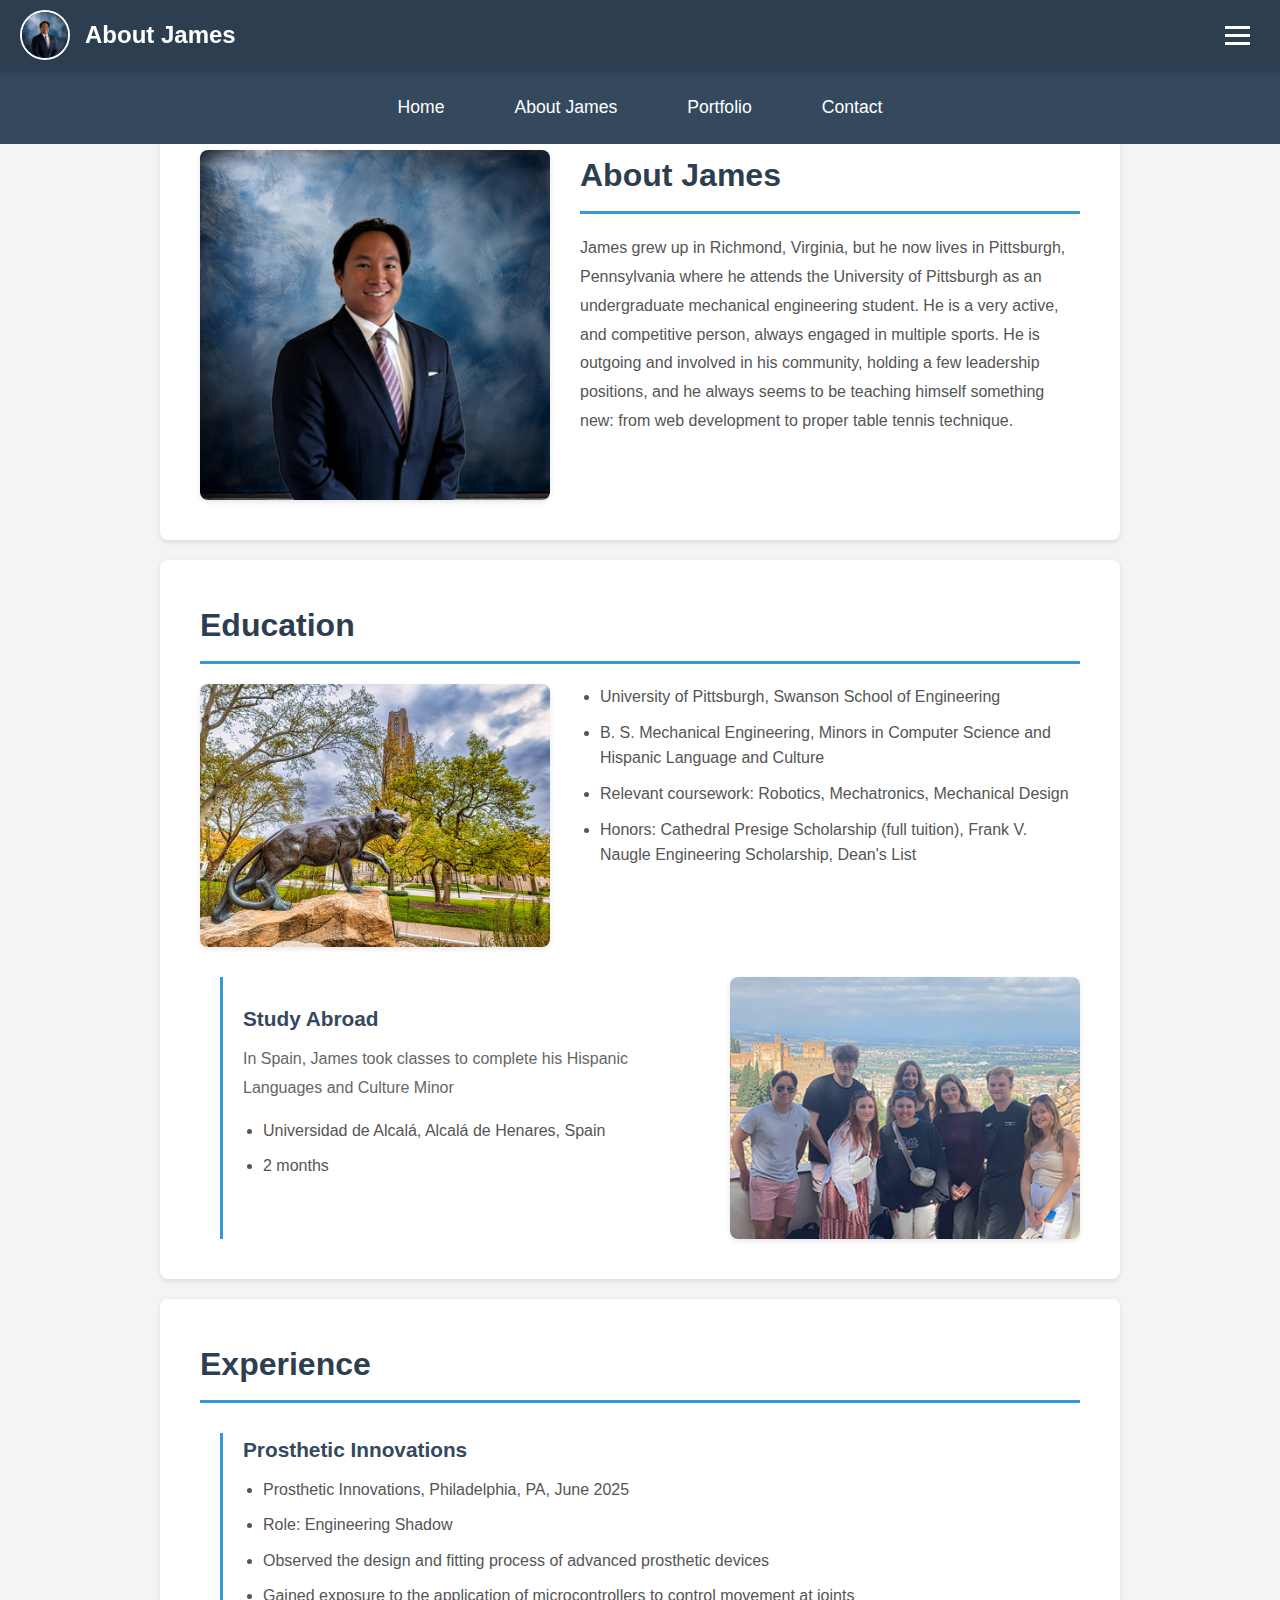
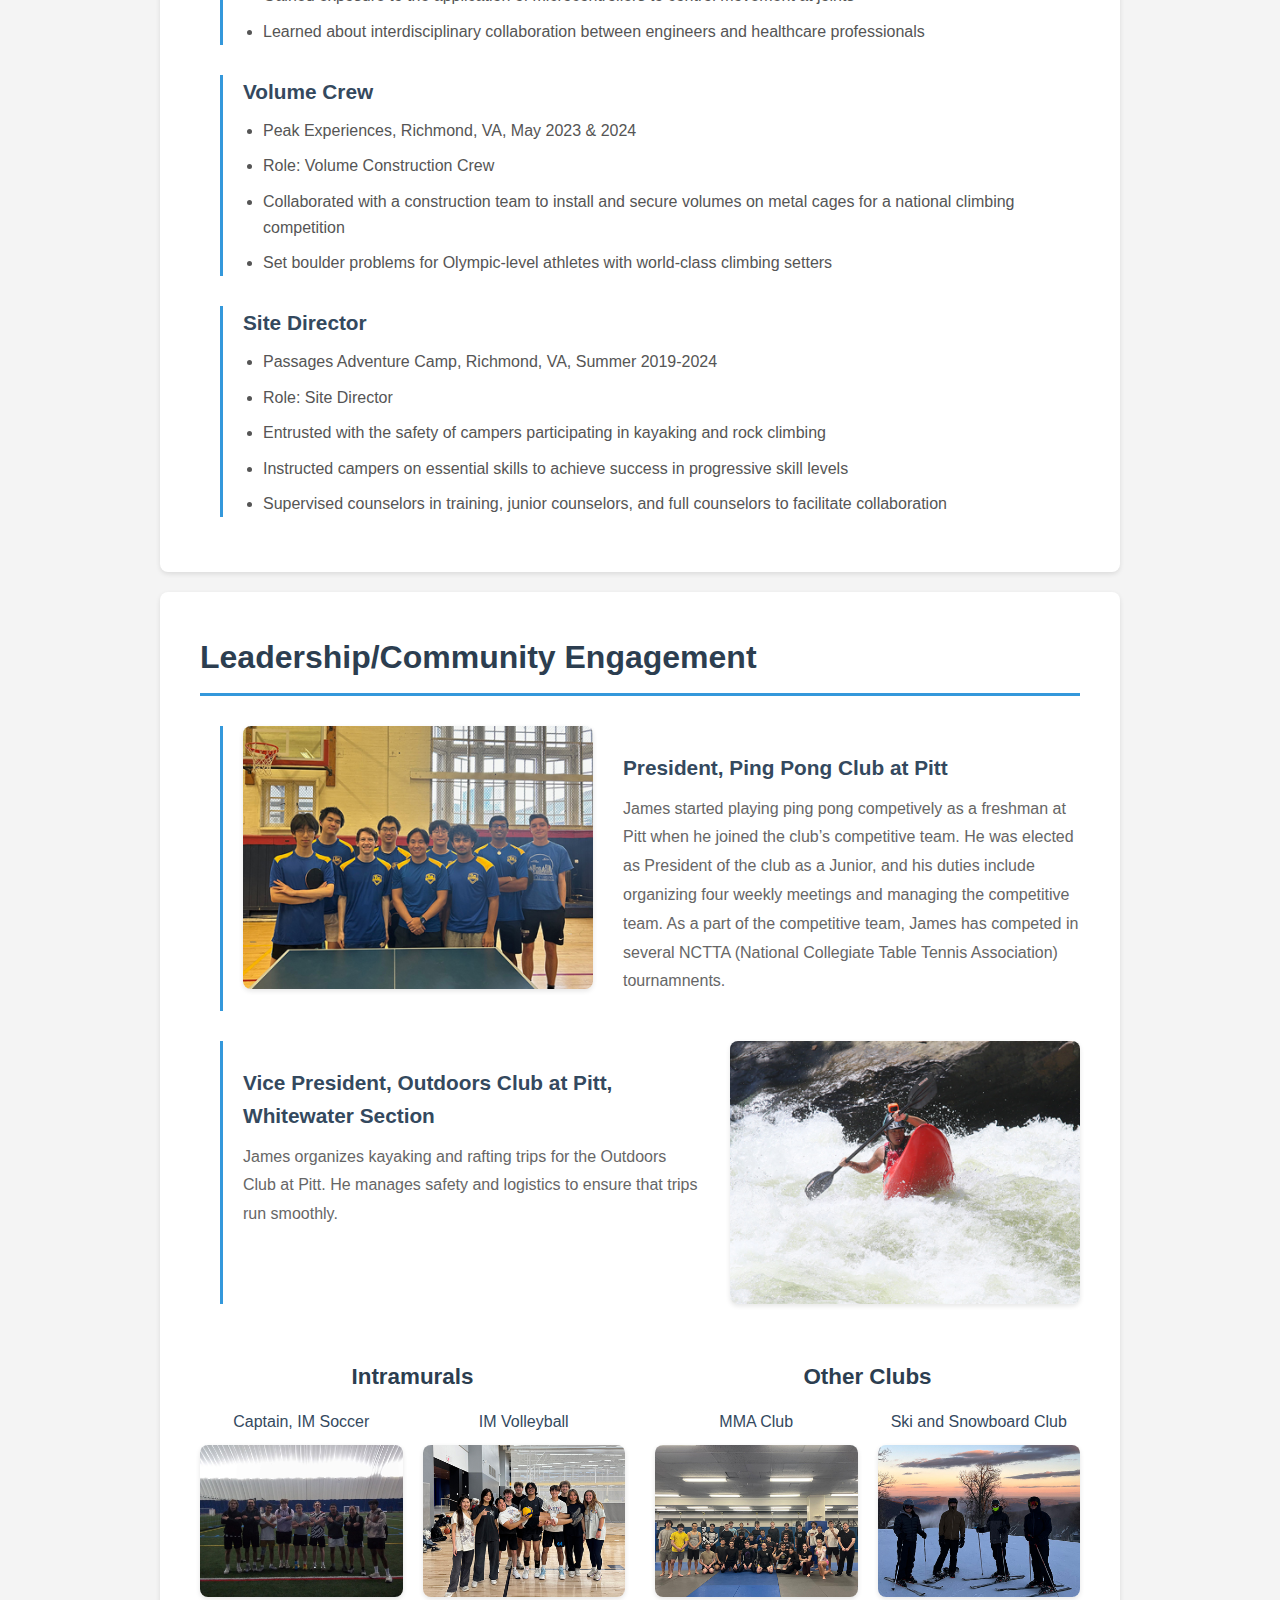
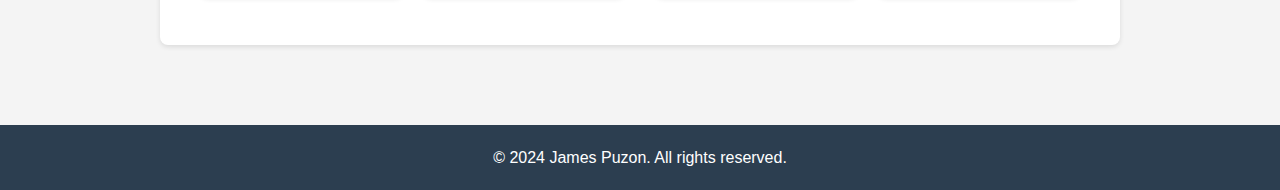
<file: about.html>
<!DOCTYPE html>
<html lang="en">
<head>
    <meta charset="UTF-8">
    <meta name="viewport" content="width=device-width, initial-scale=1.0">
    <title id="page-title">About James - James Puzon</title>
    <link rel="stylesheet" href="styles.css">
</head>
<body>
    <div class="top-banner">
        <div class="banner-left">
            <img src="images/profile-formal.jpg" alt="James Puzon" class="banner-profile-img">
            <h1 id="header-name">About James</h1>
        </div>
        <div class="menu-icon" id="menu-toggle">
            <span></span>
            <span></span>
            <span></span>
        </div>
    </div>

    <header>
        <h1 id="header-name-fallback">About James</h1>
    </header>

    <nav id="main-nav">
        <ul>
            <li><a href="index.html">Home</a></li>
            <li><a href="about.html">About James</a></li>
            <li><a href="portfolio.html">Portfolio</a></li>
            <li><a href="contact.html">Contact</a></li>
        </ul>
    </nav>

    <div class="container" id="about-container">
        <!-- Content will be dynamically loaded from content.json -->
        <section class="content-section">
            <h2>Education</h2>
            <p>
                This section highlights my educational background and academic achievements. 
                My educational journey has provided me with a strong foundation in my field and 
                equipped me with the knowledge and skills necessary to excel in my career.
            </p>
            <ul>
                <li>Details about university or college attended</li>
                <li>Degree(s) earned and major(s)</li>
                <li>Relevant coursework and academic projects</li>
                <li>Academic honors and achievements</li>
            </ul>
        </section>

        <section class="content-section">
            <h2>Experience</h2>
            <p>
                Throughout my professional career, I have gained valuable experience working on diverse projects 
                and collaborating with talented teams. This section showcases my work history and the skills 
                I've developed along the way.
            </p>
            <ul>
                <li>Current and previous positions held</li>
                <li>Key responsibilities and achievements</li>
                <li>Technical skills and competencies</li>
                <li>Notable projects and contributions</li>
            </ul>
        </section>

        <section class="content-section">
            <h2>Leadership/Community Engagement</h2>
            <p>
                I believe in giving back to the community and taking on leadership roles that create positive change. 
                This section highlights my involvement in community initiatives, volunteer work, and leadership positions 
                that have shaped my perspective and values.
            </p>
            <ul>
                <li>Leadership positions and roles</li>
                <li>Community service and volunteer activities</li>
                <li>Mentorship and teaching experiences</li>
                <li>Organizations and causes supported</li>
            </ul>
        </section>
    </div>

    <footer>
        <p>&copy; 2024 James Puzon. All rights reserved.</p>
    </footer>

    <script src="navigation.js"></script>
    <script>
        // Load content from JSON file
        fetch('content.json')
            .then(response => response.json())
            .then(data => {
                // Update page title
                const firstName = data.header.name ? data.header.name.split(' ')[0] : 'James';
                document.getElementById('page-title').textContent = `About ${firstName} - ${data.header.name}`;
                
                // Update header
                document.getElementById('header-name').textContent = `About ${firstName}`;
                document.getElementById('header-name-fallback').textContent = `About ${firstName}`;
                
                // Clear existing content
                const container = document.getElementById('about-container');
                container.innerHTML = '';
                
                // Track alternation counter for left/right positioning
                let alternationCounter = 0;
                
                // Helper function to create regular subsections with alternating layout
                function createRegularSubsection(subsection, counter) {
                    const subsectionElement = document.createElement('div');
                    subsectionElement.className = 'subsection';
                    
                    const hasImage = subsection.image && subsection.image.trim() !== '';
                    
                    if (hasImage) {
                        // Apply alternating layout class
                        subsectionElement.classList.add(counter % 2 === 0 ? 'content-section-left' : 'content-section-right');
                        
                        // Create image container
                        const imageContainer = document.createElement('div');
                        imageContainer.className = 'image-container';
                        
                        const img = document.createElement('img');
                        img.src = subsection.image;
                        img.alt = subsection.title;
                        img.className = 'section-image';
                        img.onerror = function() {
                            this.parentElement.style.display = 'none';
                        };
                        imageContainer.appendChild(img);
                        subsectionElement.appendChild(imageContainer);
                        
                        // Create content container
                        const contentContainer = document.createElement('div');
                        contentContainer.className = 'content-container';
                        
                        // Add subsection title
                        const subTitle = document.createElement('h3');
                        subTitle.textContent = subsection.title;
                        contentContainer.appendChild(subTitle);
                        
                        // Add subsection content
                        if (subsection.content) {
                            const subContent = document.createElement('p');
                            subContent.textContent = subsection.content;
                            contentContainer.appendChild(subContent);
                        }
                        
                        // Add subsection details if provided
                        if (subsection.details && subsection.details.length > 0) {
                            const subUl = document.createElement('ul');
                            subsection.details.forEach(detail => {
                                const li = document.createElement('li');
                                li.textContent = detail;
                                subUl.appendChild(li);
                            });
                            contentContainer.appendChild(subUl);
                        }
                        
                        subsectionElement.appendChild(contentContainer);
                    } else {
                        // No image, use traditional layout
                        // Add subsection title
                        const subTitle = document.createElement('h3');
                        subTitle.textContent = subsection.title;
                        subsectionElement.appendChild(subTitle);
                        
                        // Add subsection content
                        if (subsection.content) {
                            const subContent = document.createElement('p');
                            subContent.textContent = subsection.content;
                            subsectionElement.appendChild(subContent);
                        }
                        
                        // Add subsection details if provided
                        if (subsection.details && subsection.details.length > 0) {
                            const subUl = document.createElement('ul');
                            subsection.details.forEach(detail => {
                                const li = document.createElement('li');
                                li.textContent = detail;
                                subUl.appendChild(li);
                            });
                            subsectionElement.appendChild(subUl);
                        }
                    }
                    
                    return subsectionElement;
                }
                
                // Load about sections
                data.about.sections.forEach(section => {
                    const sectionElement = document.createElement('section');
                    sectionElement.className = 'content-section';
                    
                    // Check if this is the "About Me" section or "Education" section
                    const isAboutMe = section.title.toLowerCase() === 'about me';
                    const isEducation = section.title.toLowerCase() === 'education';
                    if (isAboutMe) {
                        sectionElement.classList.add('about-me-section');
                    }
                    
                    // Check if section has image to apply alternating layout
                    const hasImage = section.image && section.image.trim() !== '';
                    
                    if (hasImage && !isEducation) {
                        // Standard layout with image (not Education section)
                        // For About Me, always use left layout; otherwise alternate
                        if (isAboutMe) {
                            sectionElement.classList.add('content-section-left');
                        } else {
                            sectionElement.classList.add(alternationCounter % 2 === 0 ? 'content-section-left' : 'content-section-right');
                        }
                        alternationCounter++;
                        
                        // Create image container
                        const imageContainer = document.createElement('div');
                        imageContainer.className = 'image-container';
                        
                        const img = document.createElement('img');
                        // Prepend 'images/' if not already included
                        img.src = section.image.startsWith('images/') ? section.image : `images/${section.image}`;
                        img.alt = section.title;
                        img.className = 'section-image';
                        img.onerror = function() {
                            this.parentElement.style.display = 'none';
                        };
                        imageContainer.appendChild(img);
                        sectionElement.appendChild(imageContainer);
                        
                        // Create content container
                        const contentContainer = document.createElement('div');
                        contentContainer.className = 'content-container';
                        
                        // Add title
                        const title = document.createElement('h2');
                        title.textContent = section.title;
                        contentContainer.appendChild(title);
                        
                        // Add content
                        const content = document.createElement('p');
                        content.textContent = section.content;
                        contentContainer.appendChild(content);
                        
                        // Add details list if provided
                        if (section.details && section.details.length > 0) {
                            const ul = document.createElement('ul');
                            section.details.forEach(detail => {
                                const li = document.createElement('li');
                                li.textContent = detail;
                                ul.appendChild(li);
                            });
                            contentContainer.appendChild(ul);
                        }
                        
                        sectionElement.appendChild(contentContainer);
                    } else if (isEducation && hasImage) {
                        // Special layout for Education section
                        // Title comes first, then flex container for details+image, then subsections span full width
                        
                        // Add title first (outside flex container)
                        const title = document.createElement('h2');
                        title.textContent = section.title;
                        sectionElement.appendChild(title);
                        
                        // Create flex container for details and image
                        const flexContainer = document.createElement('div');
                        flexContainer.className = 'education-flex-container';
                        
                        // Create image container (on left)
                        const imageContainer = document.createElement('div');
                        imageContainer.className = 'education-image-container';
                        
                        const img = document.createElement('img');
                        img.src = section.image.startsWith('images/') ? section.image : `images/${section.image}`;
                        img.alt = section.title;
                        img.className = 'section-image';
                        img.onerror = function() {
                            this.parentElement.style.display = 'none';
                        };
                        imageContainer.appendChild(img);
                        flexContainer.appendChild(imageContainer);
                        
                        // Create details container (on right)
                        const detailsContainer = document.createElement('div');
                        detailsContainer.className = 'education-details-container';
                        
                        // Add content if provided
                        if (section.content) {
                            const content = document.createElement('p');
                            content.textContent = section.content;
                            detailsContainer.appendChild(content);
                        }
                        
                        // Add details list if provided
                        if (section.details && section.details.length > 0) {
                            const ul = document.createElement('ul');
                            section.details.forEach(detail => {
                                const li = document.createElement('li');
                                li.textContent = detail;
                                ul.appendChild(li);
                            });
                            detailsContainer.appendChild(ul);
                        }
                        
                        flexContainer.appendChild(detailsContainer);
                        sectionElement.appendChild(flexContainer);
                    } else {
                        // No image, use traditional layout
                        // Add title
                        const title = document.createElement('h2');
                        title.textContent = section.title;
                        sectionElement.appendChild(title);
                        
                        // Add content
                        const content = document.createElement('p');
                        content.textContent = section.content;
                        sectionElement.appendChild(content);
                        
                        // Add details list if provided
                        if (section.details && section.details.length > 0) {
                            const ul = document.createElement('ul');
                            section.details.forEach(detail => {
                                const li = document.createElement('li');
                                li.textContent = detail;
                                ul.appendChild(li);
                            });
                            sectionElement.appendChild(ul);
                        }
                    }
                    
                    // Handle subsections
                    if (section.subsections && section.subsections.length > 0) {
                        // Check for special grid layout (Intramurals and Other Clubs)
                        const hasIntramuralsAndClubs = section.subsections.some(s => s.title === 'Intramurals') && 
                                                        section.subsections.some(s => s.title === 'Other Clubs');
                        
                        if (hasIntramuralsAndClubs) {
                            // Create special grid container for Intramurals and Other Clubs
                            const gridContainer = document.createElement('div');
                            gridContainer.className = 'subsection-grid';
                            
                            section.subsections.forEach(subsection => {
                                if (subsection.title === 'Intramurals' || subsection.title === 'Other Clubs') {
                                    const subsectionElement = document.createElement('div');
                                    subsectionElement.className = 'subsection';
                                    
                                    // Add subsection title
                                    const subTitle = document.createElement('h3');
                                    subTitle.textContent = subsection.title;
                                    subsectionElement.appendChild(subTitle);
                                    
                                    // Handle items array with individual images
                                    if (subsection.items && subsection.items.length > 0) {
                                        const itemsGrid = document.createElement('div');
                                        itemsGrid.className = 'items-grid';
                                        
                                        subsection.items.forEach(item => {
                                            const itemElement = document.createElement('div');
                                            itemElement.className = 'item';
                                            
                                            // Add item text
                                            const itemText = document.createElement('div');
                                            itemText.className = 'item-text';
                                            itemText.textContent = item.text;
                                            itemElement.appendChild(itemText);
                                            
                                            // Add item image if provided
                                            if (item.image && item.image.trim() !== '') {
                                                const img = document.createElement('img');
                                                img.src = item.image;
                                                img.alt = item.text;
                                                img.className = 'item-image';
                                                img.onerror = function() {
                                                    this.style.display = 'none';
                                                };
                                                itemElement.appendChild(img);
                                            }
                                            
                                            itemsGrid.appendChild(itemElement);
                                        });
                                        
                                        subsectionElement.appendChild(itemsGrid);
                                    }
                                    // Fallback to old details format if items doesn't exist
                                    else if (subsection.details && subsection.details.length > 0) {
                                        const subUl = document.createElement('ul');
                                        subsection.details.forEach(detail => {
                                            const li = document.createElement('li');
                                            li.textContent = detail;
                                            subUl.appendChild(li);
                                        });
                                        subsectionElement.appendChild(subUl);
                                    }
                                    
                                    // Add subsection content if provided
                                    if (subsection.content) {
                                        const subContent = document.createElement('p');
                                        subContent.textContent = subsection.content;
                                        subsectionElement.appendChild(subContent);
                                    }
                                    
                                    gridContainer.appendChild(subsectionElement);
                                } else {
                                    // Regular subsection (not in grid)
                                    const subsectionElement = createRegularSubsection(subsection, alternationCounter);
                                    if (subsectionElement.classList.contains('content-section-left') || 
                                        subsectionElement.classList.contains('content-section-right')) {
                                        alternationCounter++;
                                    }
                                    if (hasImage && !isEducation) {
                                        // If parent section has image (but not Education), append to content container
                                        sectionElement.querySelector('.content-container').appendChild(subsectionElement);
                                    } else {
                                        sectionElement.appendChild(subsectionElement);
                                    }
                                }
                            });
                            
                            // Append grid container to section
                            if (hasImage && !isEducation) {
                                sectionElement.querySelector('.content-container').appendChild(gridContainer);
                            } else {
                                sectionElement.appendChild(gridContainer);
                            }
                        } else {
                            // Regular subsections with alternating layout
                            section.subsections.forEach(subsection => {
                                const subsectionElement = createRegularSubsection(subsection, alternationCounter);
                                if (subsectionElement.classList.contains('content-section-left') || 
                                    subsectionElement.classList.contains('content-section-right')) {
                                    alternationCounter++;
                                }
                                if (hasImage && !isEducation) {
                                    // If parent section has image (but not Education), append to content container
                                    sectionElement.querySelector('.content-container').appendChild(subsectionElement);
                                } else {
                                    sectionElement.appendChild(subsectionElement);
                                }
                            });
                        }
                    }
                    
                    container.appendChild(sectionElement);
                });
            })
            .catch(error => {
                console.error('Error loading content:', error);
                // Fallback to default content (already in HTML)
            });
    </script>
</body>
</html>
</file>
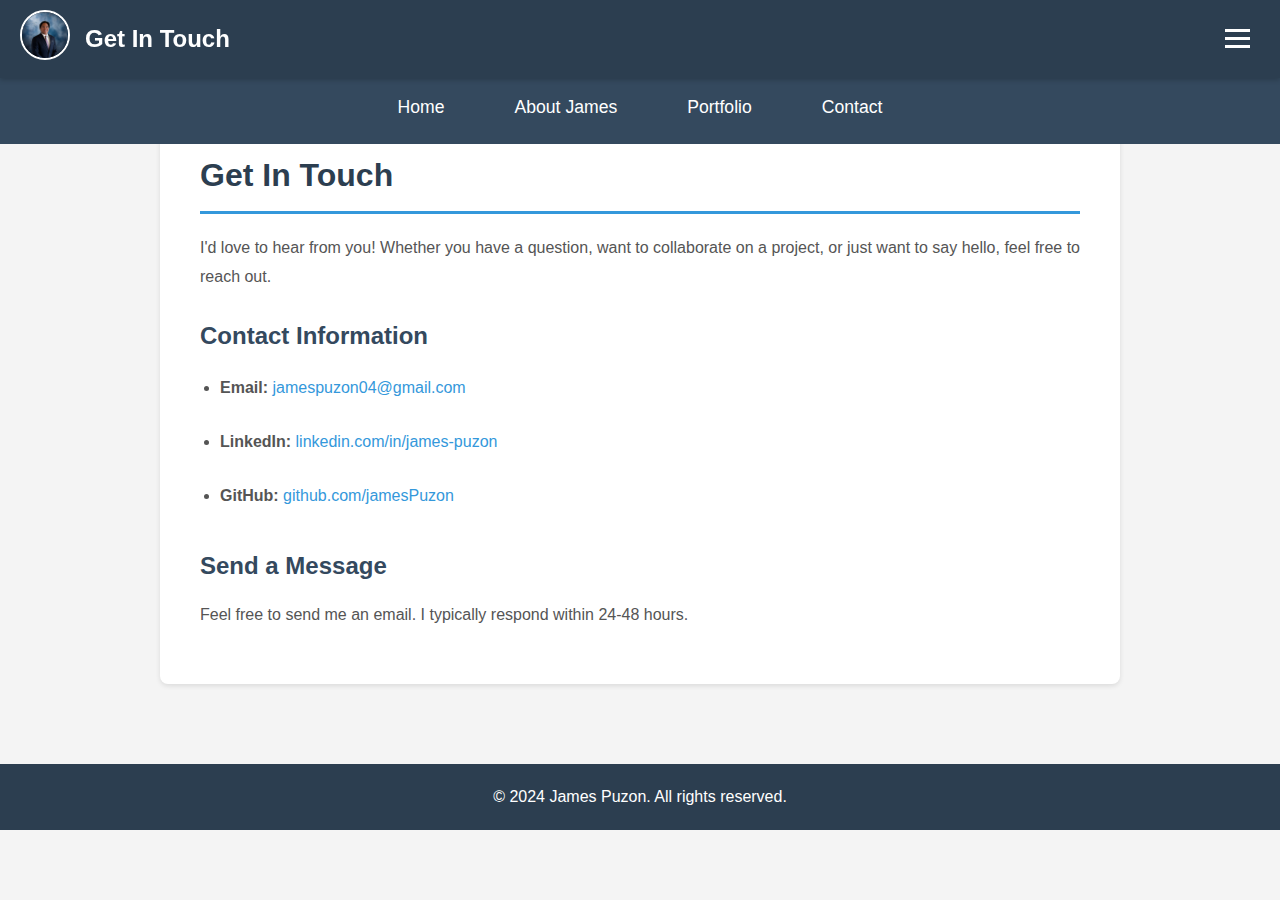
<file: contact.html>
<!DOCTYPE html>
<html lang="en">
<head>
    <meta charset="UTF-8">
    <meta name="viewport" content="width=device-width, initial-scale=1.0">
    
    <!-- Favicon -->
    <link rel="icon" type="image/png" sizes="32x32" href="/favicon-32x32.png">
    <link rel="icon" type="image/png" sizes="16x16" href="/favicon-16x16.png">
    <link rel="apple-touch-icon" sizes="180x180" href="/apple-touch-icon.png">
    <link rel="icon" type="image/x-icon" href="/favicon.ico">
    <link rel="manifest" href="/site.webmanifest">
    
    <meta name="description" content="Get in touch with James Puzon. Connect via email or LinkedIn to discuss engineering projects, collaboration opportunities, or career inquiries.">
    
    <!-- Google tag (gtag.js) -->
    <script async src="https://www.googletagmanager.com/gtag/js?id=G-ED4EXMV1JF"></script>
    <script>
      window.dataLayer = window.dataLayer || [];
      function gtag(){dataLayer.push(arguments);}
      gtag('js', new Date());
    
      gtag('config', 'G-ED4EXMV1JF');
    </script>
    
    <title id="page-title">Contact - James Puzon</title>
    <link rel="stylesheet" href="styles.css">
</head>
<body>
    <div class="top-banner">
        <div class="banner-left">
            <a href="/" class="banner-profile-link">
                <img src="images/profile-formal.jpg" alt="James Puzon" class="banner-profile-img">
            </a>
            <h1 id="header-name">Contact</h1>
        </div>
        <div class="menu-icon" id="menu-toggle">
            <span></span>
            <span></span>
            <span></span>
        </div>
    </div>

    <header>
        <h1 id="header-name-fallback">Contact</h1>
    </header>

    <nav id="main-nav">
        <ul>
            <li><a href="/">Home</a></li>
            <li><a href="/about">About James</a></li>
            <li><a href="/portfolio">Portfolio</a></li>
            <li><a href="/contact">Contact</a></li>
        </ul>
    </nav>

    <div class="container">
        <section class="content-section">
            <h2 id="contact-title">Get in Touch</h2>
            <p id="contact-description">
                I'd love to hear from you! Whether you have a question, want to collaborate on a project, 
                or just want to say hello, feel free to reach out.
            </p>

            <h3>Contact Information</h3>
            <ul id="contact-info">
                <!-- Contact information will be dynamically loaded from content.json -->
                <li><strong>Email:</strong> <a href="mailto:james@example.com">james@example.com</a></li>
                <li><strong>LinkedIn:</strong> <a href="https://linkedin.com/in/jamespuzon" target="_blank">linkedin.com/in/jamespuzon</a></li>
                <li><strong>GitHub:</strong> <a href="https://github.com/jamesPuzon" target="_blank">github.com/jamesPuzon</a></li>
            </ul>

            <h3>Send a Message</h3>
            <p id="additional-info">
                Feel free to connect with me through any of the platforms above. I typically respond within 24-48 hours.
            </p>
        </section>
    </div>

    <footer>
        <p>&copy; 2024 James Puzon. All rights reserved.</p>
    </footer>

    <script src="navigation.js"></script>
    <script>
        // Load content from JSON file
        fetch('content.json')
            .then(response => response.json())
            .then(data => {
                // Update page title
                document.getElementById('page-title').textContent = `${data.contact.title} - ${data.header.name}`;
                
                // Update header
                document.getElementById('header-name').textContent = data.contact.title;
                document.getElementById('header-name-fallback').textContent = data.contact.title;
                
                // Update contact content
                document.getElementById('contact-title').textContent = data.contact.title;
                document.getElementById('contact-description').textContent = data.contact.description;
                
                // Update contact information
                const contactInfo = document.getElementById('contact-info');
                contactInfo.innerHTML = '';
                
                // Add email if provided
                if (data.contact.email) {
                    const emailLi = document.createElement('li');
                    emailLi.innerHTML = `<strong>Email:</strong> <a href="mailto:${data.contact.email}">${data.contact.email}</a>`;
                    contactInfo.appendChild(emailLi);
                }
                
                // Add phone if provided
                if (data.contact.phone) {
                    const phoneLi = document.createElement('li');
                    phoneLi.innerHTML = `<strong>Phone:</strong> <a href="tel:${data.contact.phone}">${data.contact.phone}</a>`;
                    contactInfo.appendChild(phoneLi);
                }
                
                // Add social links
                const social = data.contact.social;
                
                if (social.linkedin && typeof social.linkedin === 'string') {
                    const linkedinLi = document.createElement('li');
                    const linkedinUrl = social.linkedin.startsWith('http') ? social.linkedin : `https://linkedin.com/in/${social.linkedin}`;
                    const linkedinDisplay = social.linkedin.replace(/^https?:\/\/(www\.)?/, '');
                    linkedinLi.innerHTML = `<strong>LinkedIn:</strong> <a href="${linkedinUrl}" target="_blank">${linkedinDisplay}</a>`;
                    contactInfo.appendChild(linkedinLi);
                }
                
                if (social.github && typeof social.github === 'string') {
                    const githubLi = document.createElement('li');
                    const githubUrl = social.github.startsWith('http') ? social.github : `https://github.com/${social.github}`;
                    const githubDisplay = social.github.replace(/^https?:\/\/(www\.)?/, '');
                    githubLi.innerHTML = `<strong>GitHub:</strong> <a href="${githubUrl}" target="_blank">${githubDisplay}</a>`;
                    contactInfo.appendChild(githubLi);
                }
                
                if (social.twitter && typeof social.twitter === 'string') {
                    const twitterLi = document.createElement('li');
                    const twitterUrl = social.twitter.startsWith('http') ? social.twitter : `https://twitter.com/${social.twitter}`;
                    const twitterDisplay = social.twitter.replace(/^https?:\/\/(www\.)?/, '');
                    twitterLi.innerHTML = `<strong>Twitter:</strong> <a href="${twitterUrl}" target="_blank">${twitterDisplay}</a>`;
                    contactInfo.appendChild(twitterLi);
                }
                
                // Update additional info
                if (data.contact.additionalInfo) {
                    document.getElementById('additional-info').textContent = data.contact.additionalInfo;
                }
            })
            .catch(error => {
                console.error('Error loading content:', error);
                // Fallback to default content (already in HTML)
            });
    </script>
</body>
</html>
</file>
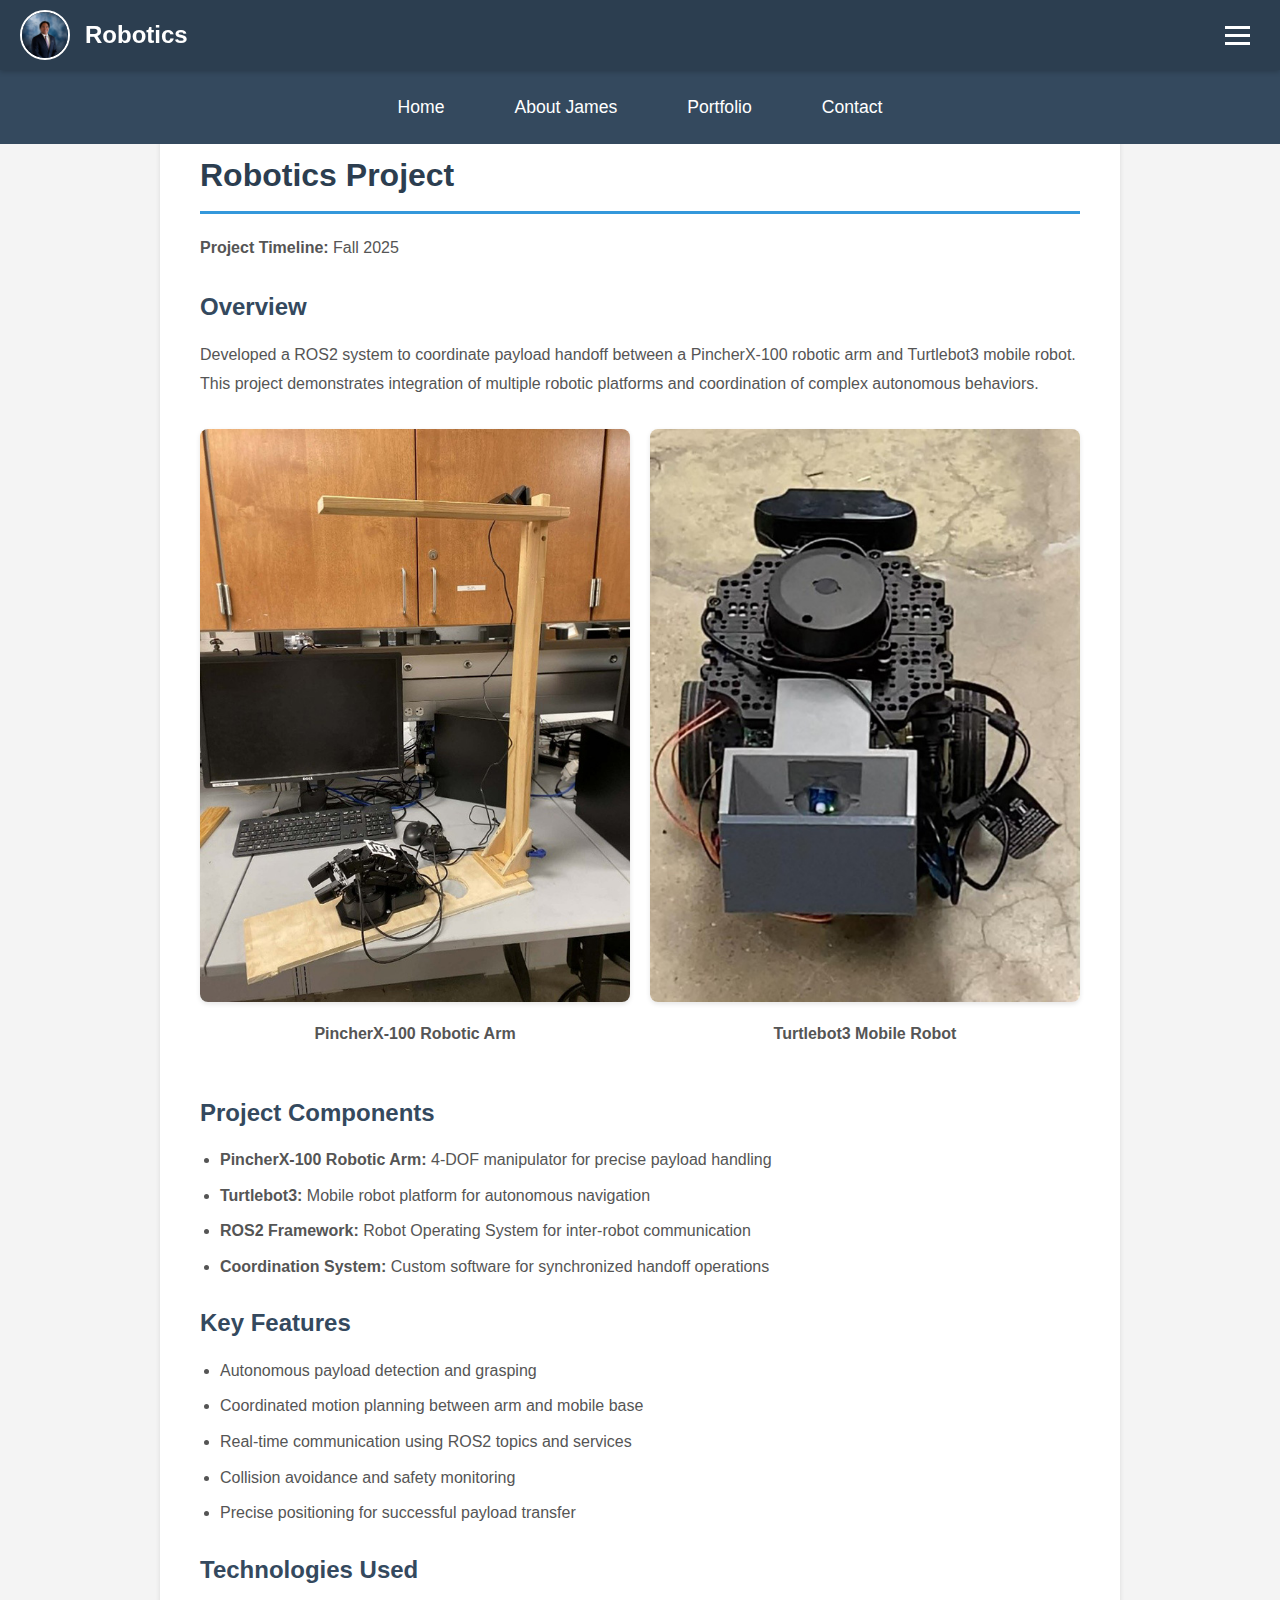
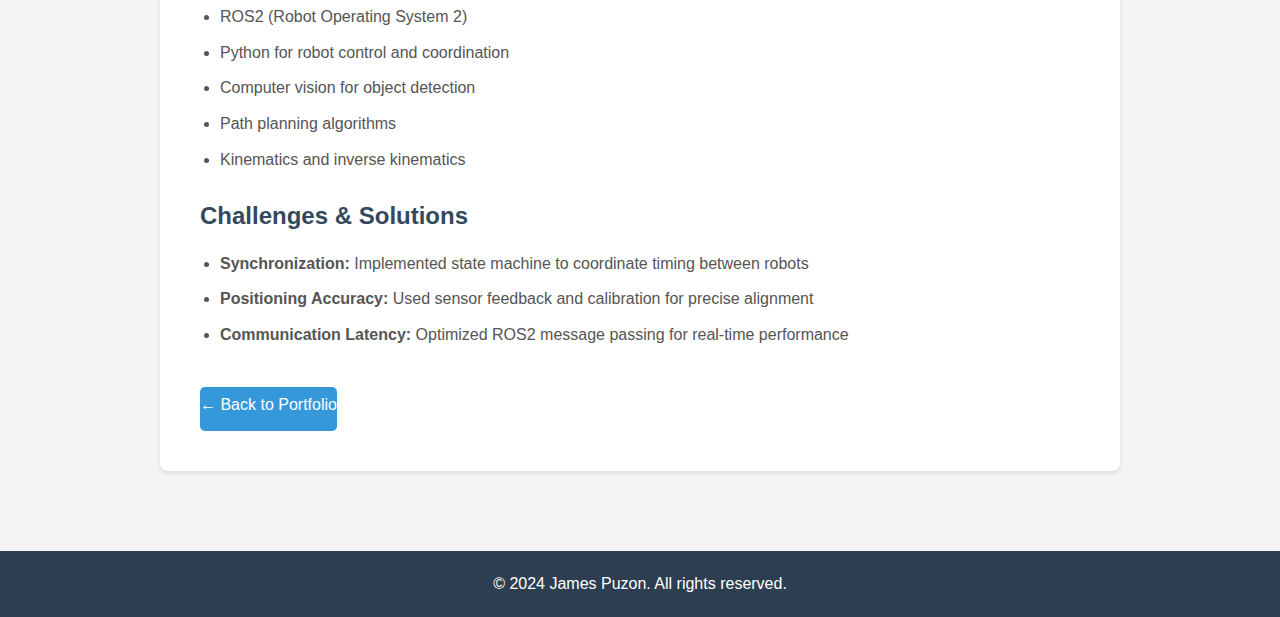
<file: robotics.html>
<!DOCTYPE html>
<html lang="en">
<head>
    <meta charset="UTF-8">
    <meta name="viewport" content="width=device-width, initial-scale=1.0">
    <title>Robotics - James Puzon</title>
    <link rel="stylesheet" href="styles.css">
</head>
<body>
    <div class="top-banner">
        <div class="banner-left">
            <img src="images/profile-formal.jpg" alt="James Puzon" class="banner-profile-img">
            <h1>Robotics</h1>
        </div>
        <div class="menu-icon" id="menu-toggle">
            <span></span>
            <span></span>
            <span></span>
        </div>
    </div>

    <header>
        <h1>Robotics</h1>
    </header>

    <nav id="main-nav">
        <ul>
            <li><a href="index.html">Home</a></li>
            <li><a href="about.html">About James</a></li>
            <li><a href="portfolio.html">Portfolio</a></li>
            <li><a href="contact.html">Contact</a></li>
        </ul>
    </nav>

    <div class="container">
        <section class="content-section">
            <h2>Robotics Project</h2>
            <p><strong>Project Timeline:</strong> Fall 2025</p>
            
            <h3>Overview</h3>
            <p>
                Developed a ROS2 system to coordinate payload handoff between a PincherX-100 robotic arm and 
                Turtlebot3 mobile robot. This project demonstrates integration of multiple robotic platforms 
                and coordination of complex autonomous behaviors.
            </p>
            
            <div style="display: grid; grid-template-columns: 1fr 1fr; gap: 20px; margin: 30px 0;">
                <div>
                    <img src="images/pincher.jpg" alt="PincherX-100 Robotic Arm" style="width: 100%; border-radius: 8px; box-shadow: 0 2px 5px rgba(0,0,0,0.1);">
                    <p style="text-align: center; margin-top: 10px; font-weight: bold;">PincherX-100 Robotic Arm</p>
                </div>
                <div>
                    <img src="images/turtlebot.jpg" alt="Turtlebot3" style="width: 100%; border-radius: 8px; box-shadow: 0 2px 5px rgba(0,0,0,0.1);">
                    <p style="text-align: center; margin-top: 10px; font-weight: bold;">Turtlebot3 Mobile Robot</p>
                </div>
            </div>
            
            <h3>Project Components</h3>
            <ul>
                <li><strong>PincherX-100 Robotic Arm:</strong> 4-DOF manipulator for precise payload handling</li>
                <li><strong>Turtlebot3:</strong> Mobile robot platform for autonomous navigation</li>
                <li><strong>ROS2 Framework:</strong> Robot Operating System for inter-robot communication</li>
                <li><strong>Coordination System:</strong> Custom software for synchronized handoff operations</li>
            </ul>
            
            <h3>Key Features</h3>
            <ul>
                <li>Autonomous payload detection and grasping</li>
                <li>Coordinated motion planning between arm and mobile base</li>
                <li>Real-time communication using ROS2 topics and services</li>
                <li>Collision avoidance and safety monitoring</li>
                <li>Precise positioning for successful payload transfer</li>
            </ul>
            
            <h3>Technologies Used</h3>
            <ul>
                <li>ROS2 (Robot Operating System 2)</li>
                <li>Python for robot control and coordination</li>
                <li>Computer vision for object detection</li>
                <li>Path planning algorithms</li>
                <li>Kinematics and inverse kinematics</li>
            </ul>
            
            <h3>Challenges & Solutions</h3>
            <ul>
                <li><strong>Synchronization:</strong> Implemented state machine to coordinate timing between robots</li>
                <li><strong>Positioning Accuracy:</strong> Used sensor feedback and calibration for precise alignment</li>
                <li><strong>Communication Latency:</strong> Optimized ROS2 message passing for real-time performance</li>
            </ul>
            
            <div style="margin-top: 30px;">
                <a href="portfolio.html" class="project-link">← Back to Portfolio</a>
            </div>
        </section>
    </div>

    <footer>
        <p>&copy; 2024 James Puzon. All rights reserved.</p>
    </footer>

    <script src="navigation.js"></script>
</body>
</html>
</file>
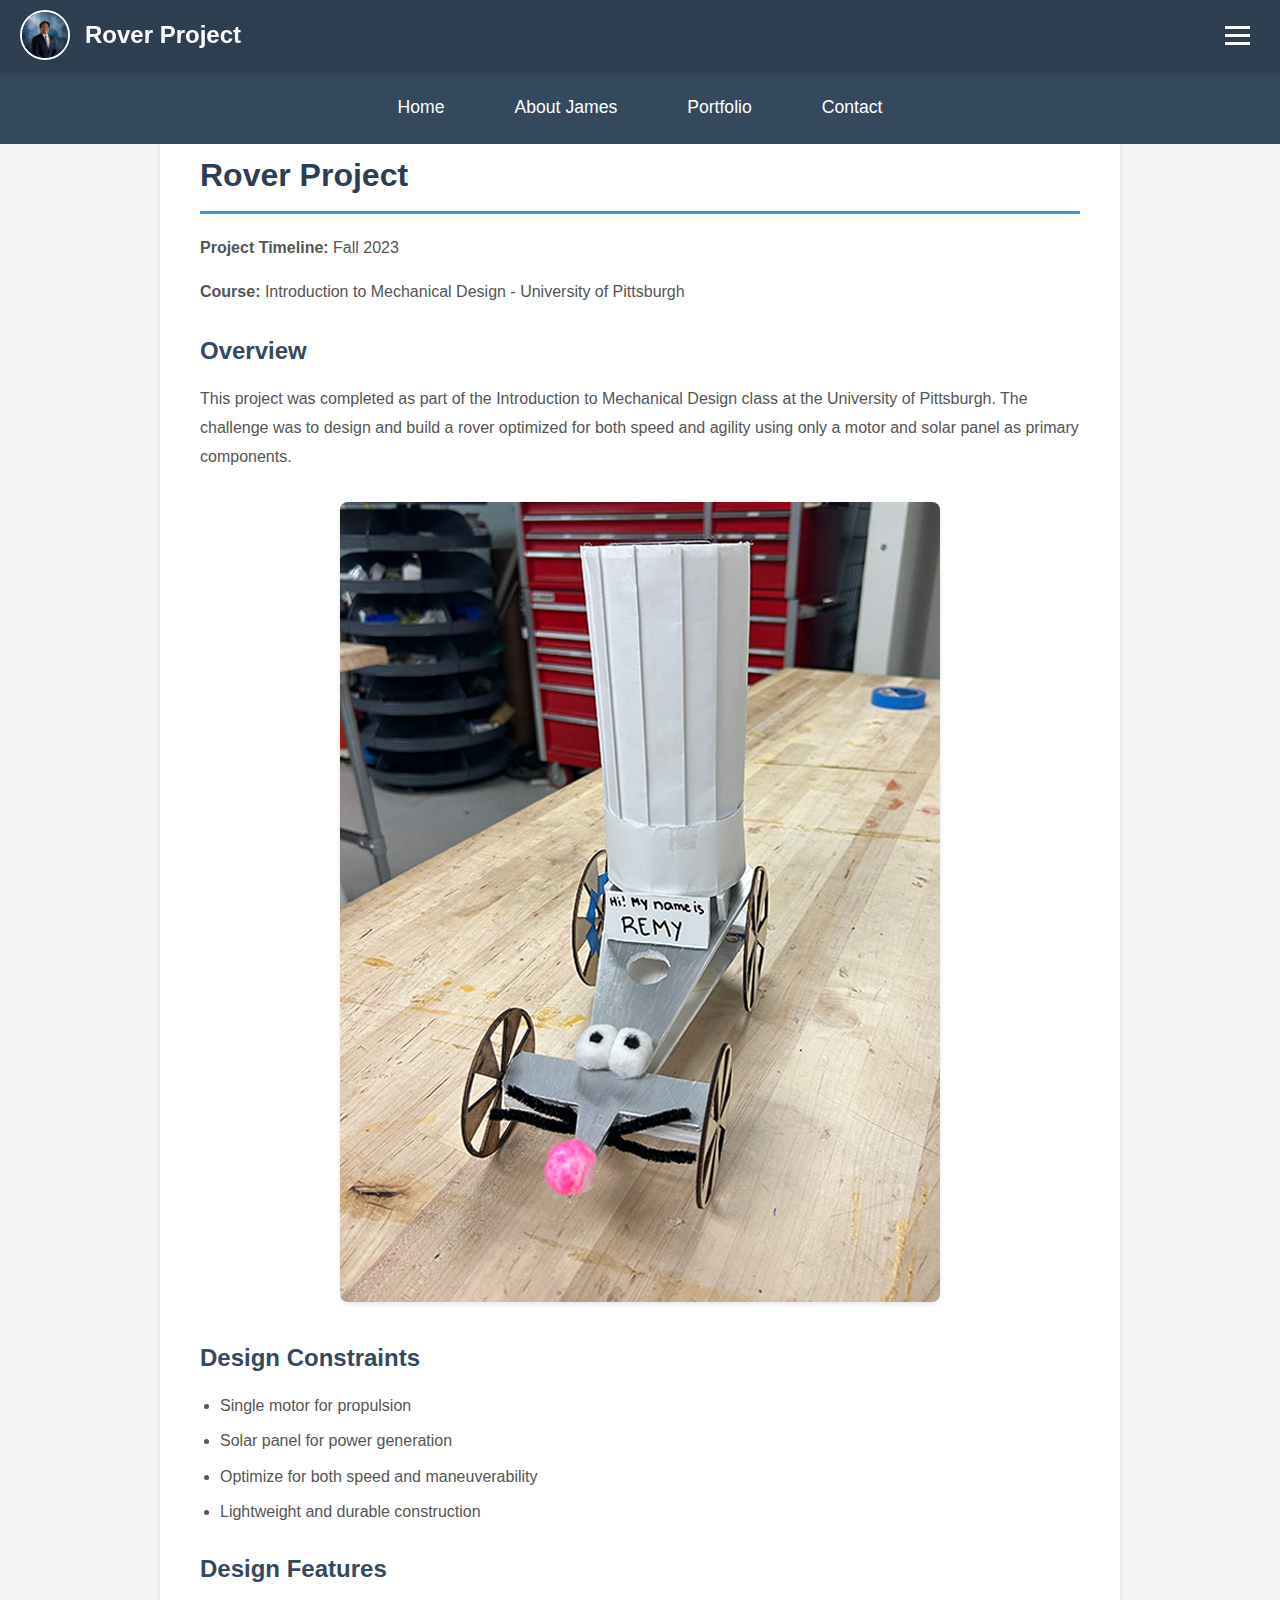
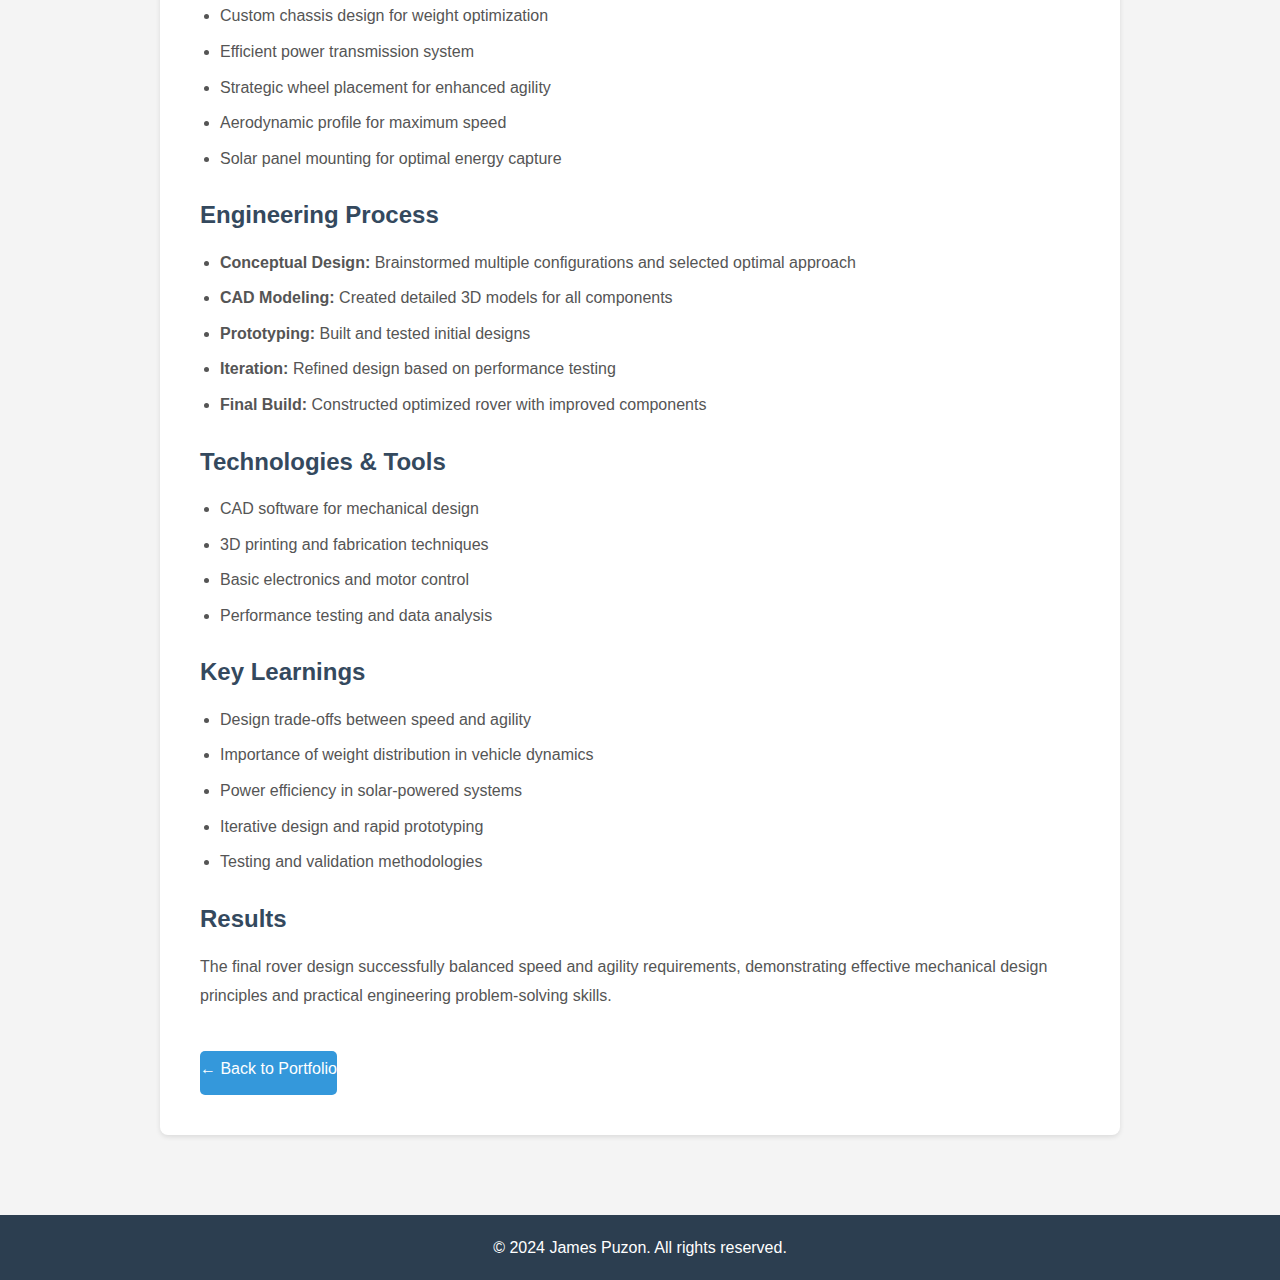
<file: rover-project.html>
<!DOCTYPE html>
<html lang="en">
<head>
    <meta charset="UTF-8">
    <meta name="viewport" content="width=device-width, initial-scale=1.0">
    <title>Rover Project - James Puzon</title>
    <link rel="stylesheet" href="styles.css">
</head>
<body>
    <div class="top-banner">
        <div class="banner-left">
            <img src="images/profile-formal.jpg" alt="James Puzon" class="banner-profile-img">
            <h1>Rover Project</h1>
        </div>
        <div class="menu-icon" id="menu-toggle">
            <span></span>
            <span></span>
            <span></span>
        </div>
    </div>

    <header>
        <h1>Rover Project</h1>
    </header>

    <nav id="main-nav">
        <ul>
            <li><a href="index.html">Home</a></li>
            <li><a href="about.html">About James</a></li>
            <li><a href="portfolio.html">Portfolio</a></li>
            <li><a href="contact.html">Contact</a></li>
        </ul>
    </nav>

    <div class="container">
        <section class="content-section">
            <h2>Rover Project</h2>
            <p><strong>Project Timeline:</strong> Fall 2023</p>
            <p><strong>Course:</strong> Introduction to Mechanical Design - University of Pittsburgh</p>
            
            <h3>Overview</h3>
            <p>
                This project was completed as part of the Introduction to Mechanical Design class at the 
                University of Pittsburgh. The challenge was to design and build a rover optimized for both 
                speed and agility using only a motor and solar panel as primary components.
            </p>
            
            <div style="text-align: center; margin: 30px 0;">
                <img src="images/remy.jpg" alt="Rover" style="max-width: 600px; width: 100%; border-radius: 8px; box-shadow: 0 2px 5px rgba(0,0,0,0.1);">
            </div>
            
            <h3>Design Constraints</h3>
            <ul>
                <li>Single motor for propulsion</li>
                <li>Solar panel for power generation</li>
                <li>Optimize for both speed and maneuverability</li>
                <li>Lightweight and durable construction</li>
            </ul>
            
            <h3>Design Features</h3>
            <ul>
                <li>Custom chassis design for weight optimization</li>
                <li>Efficient power transmission system</li>
                <li>Strategic wheel placement for enhanced agility</li>
                <li>Aerodynamic profile for maximum speed</li>
                <li>Solar panel mounting for optimal energy capture</li>
            </ul>
            
            <h3>Engineering Process</h3>
            <ul>
                <li><strong>Conceptual Design:</strong> Brainstormed multiple configurations and selected optimal approach</li>
                <li><strong>CAD Modeling:</strong> Created detailed 3D models for all components</li>
                <li><strong>Prototyping:</strong> Built and tested initial designs</li>
                <li><strong>Iteration:</strong> Refined design based on performance testing</li>
                <li><strong>Final Build:</strong> Constructed optimized rover with improved components</li>
            </ul>
            
            <h3>Technologies & Tools</h3>
            <ul>
                <li>CAD software for mechanical design</li>
                <li>3D printing and fabrication techniques</li>
                <li>Basic electronics and motor control</li>
                <li>Performance testing and data analysis</li>
            </ul>
            
            <h3>Key Learnings</h3>
            <ul>
                <li>Design trade-offs between speed and agility</li>
                <li>Importance of weight distribution in vehicle dynamics</li>
                <li>Power efficiency in solar-powered systems</li>
                <li>Iterative design and rapid prototyping</li>
                <li>Testing and validation methodologies</li>
            </ul>
            
            <h3>Results</h3>
            <p>
                The final rover design successfully balanced speed and agility requirements, demonstrating 
                effective mechanical design principles and practical engineering problem-solving skills.
            </p>
            
            <div style="margin-top: 30px;">
                <a href="portfolio.html" class="project-link">← Back to Portfolio</a>
            </div>
        </section>
    </div>

    <footer>
        <p>&copy; 2024 James Puzon. All rights reserved.</p>
    </footer>

    <script src="navigation.js"></script>
</body>
</html>
</file>
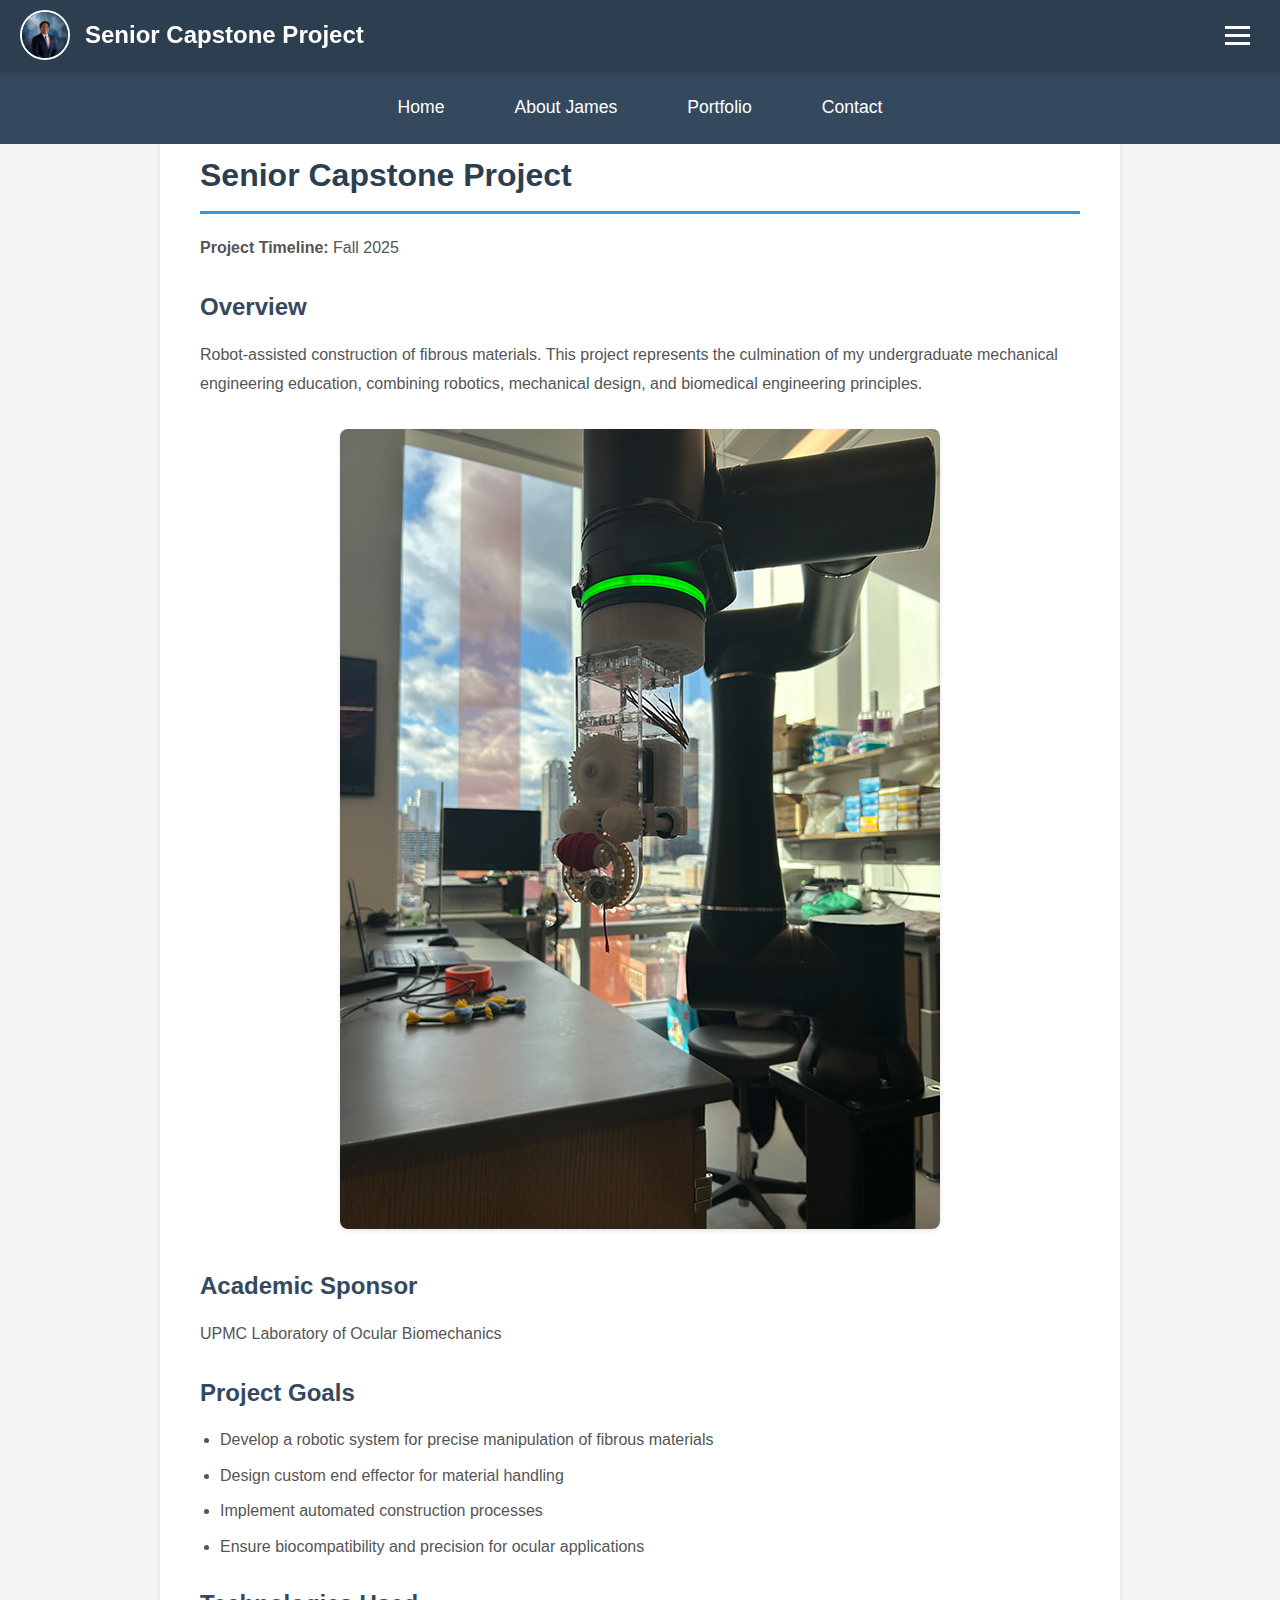
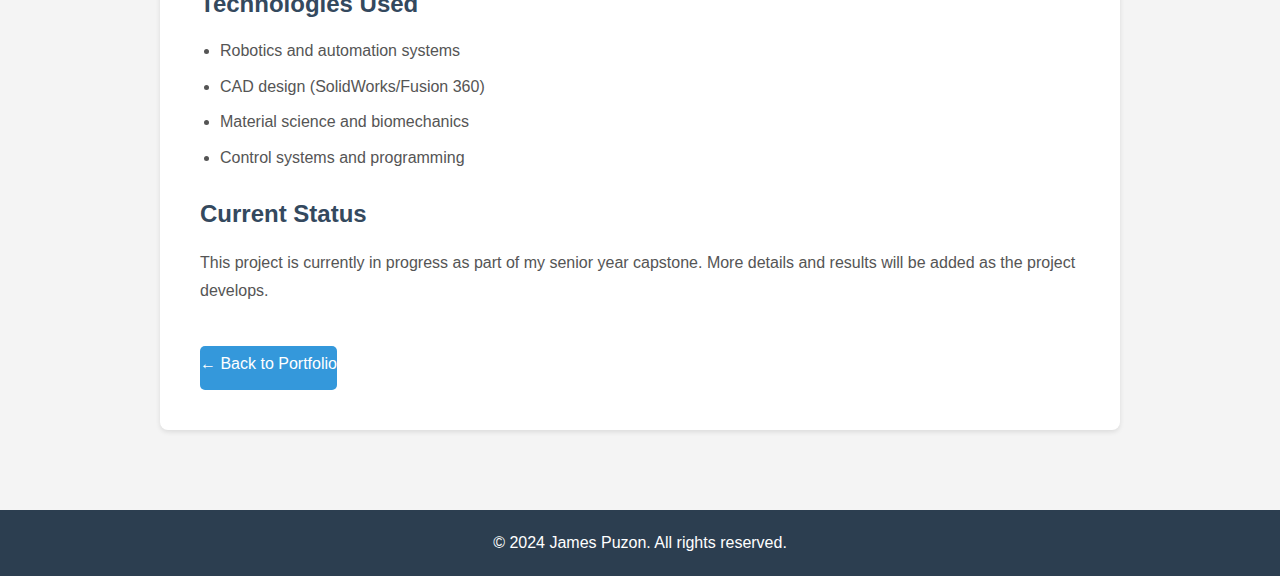
<file: senior-capstone-project.html>
<!DOCTYPE html>
<html lang="en">
<head>
    <meta charset="UTF-8">
    <meta name="viewport" content="width=device-width, initial-scale=1.0">
    <title>Senior Capstone Project - James Puzon</title>
    <link rel="stylesheet" href="styles.css">
</head>
<body>
    <div class="top-banner">
        <div class="banner-left">
            <img src="images/profile-formal.jpg" alt="James Puzon" class="banner-profile-img">
            <h1>Senior Capstone Project</h1>
        </div>
        <div class="menu-icon" id="menu-toggle">
            <span></span>
            <span></span>
            <span></span>
        </div>
    </div>

    <header>
        <h1>Senior Capstone Project</h1>
    </header>

    <nav id="main-nav">
        <ul>
            <li><a href="index.html">Home</a></li>
            <li><a href="about.html">About James</a></li>
            <li><a href="portfolio.html">Portfolio</a></li>
            <li><a href="contact.html">Contact</a></li>
        </ul>
    </nav>

    <div class="container">
        <section class="content-section">
            <h2>Senior Capstone Project</h2>
            <p><strong>Project Timeline:</strong> Fall 2025</p>
            
            <h3>Overview</h3>
            <p>
                Robot-assisted construction of fibrous materials. This project represents the culmination of my 
                undergraduate mechanical engineering education, combining robotics, mechanical design, and biomedical 
                engineering principles.
            </p>
            
            <div style="text-align: center; margin: 30px 0;">
                <img src="images/endeffector.jpg" alt="End Effector" style="max-width: 600px; width: 100%; border-radius: 8px; box-shadow: 0 2px 5px rgba(0,0,0,0.1);">
            </div>
            
            <h3>Academic Sponsor</h3>
            <p>UPMC Laboratory of Ocular Biomechanics</p>
            
            <h3>Project Goals</h3>
            <ul>
                <li>Develop a robotic system for precise manipulation of fibrous materials</li>
                <li>Design custom end effector for material handling</li>
                <li>Implement automated construction processes</li>
                <li>Ensure biocompatibility and precision for ocular applications</li>
            </ul>
            
            <h3>Technologies Used</h3>
            <ul>
                <li>Robotics and automation systems</li>
                <li>CAD design (SolidWorks/Fusion 360)</li>
                <li>Material science and biomechanics</li>
                <li>Control systems and programming</li>
            </ul>
            
            <h3>Current Status</h3>
            <p>
                This project is currently in progress as part of my senior year capstone. More details and results 
                will be added as the project develops.
            </p>
            
            <div style="margin-top: 30px;">
                <a href="portfolio.html" class="project-link">← Back to Portfolio</a>
            </div>
        </section>
    </div>

    <footer>
        <p>&copy; 2024 James Puzon. All rights reserved.</p>
    </footer>

    <script src="navigation.js"></script>
</body>
</html>
</file>
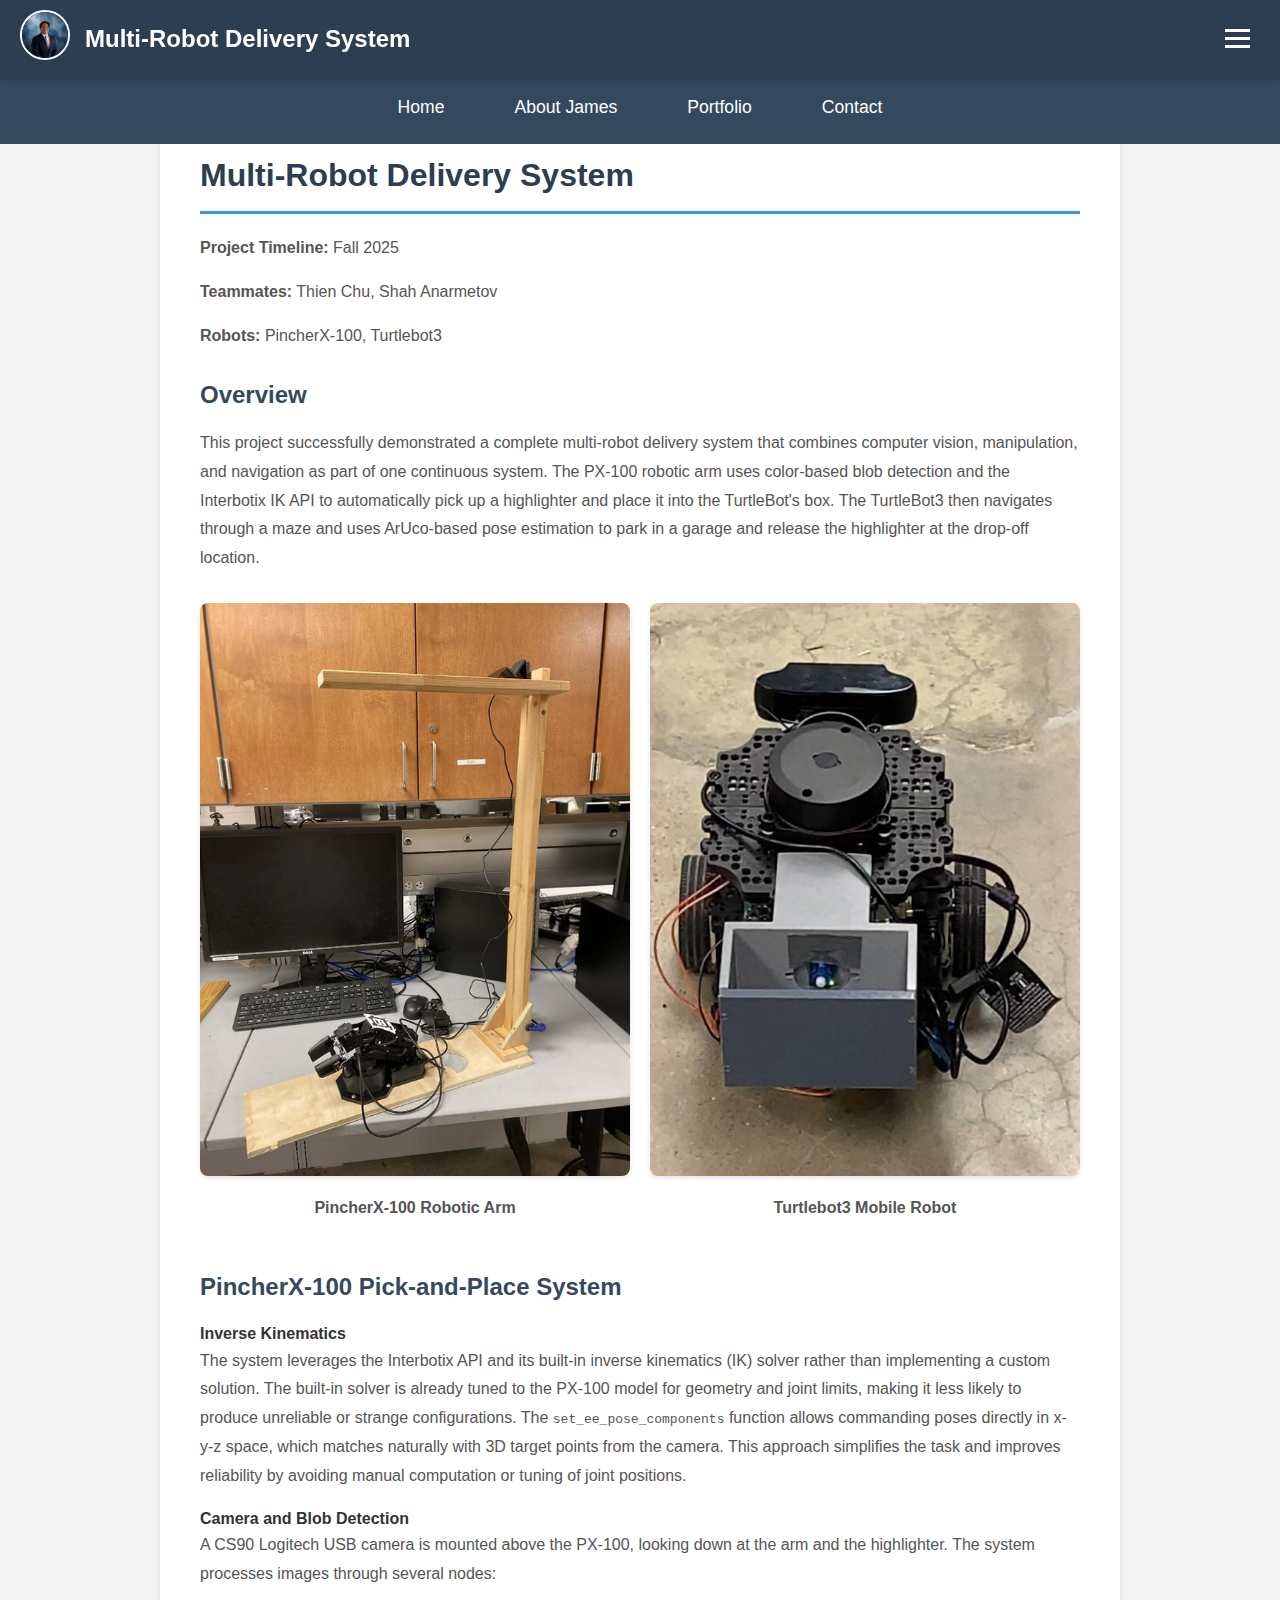
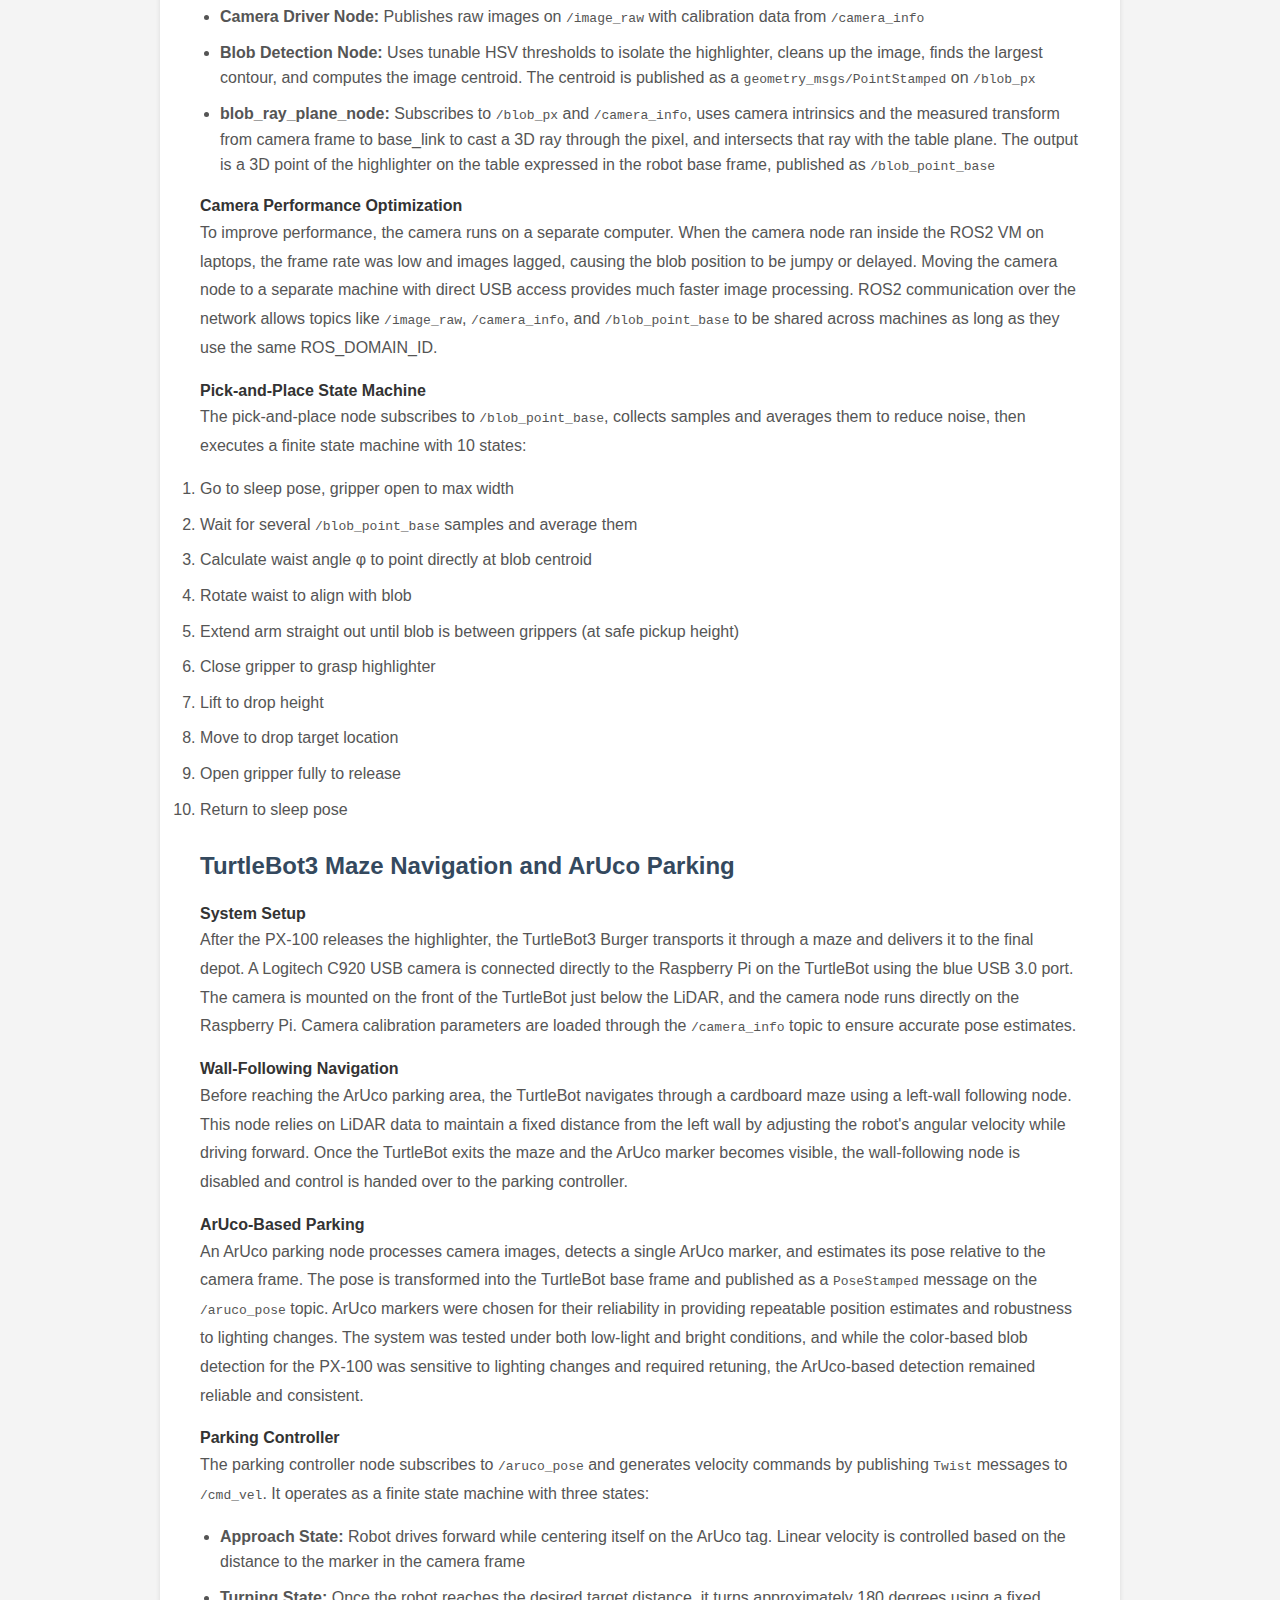
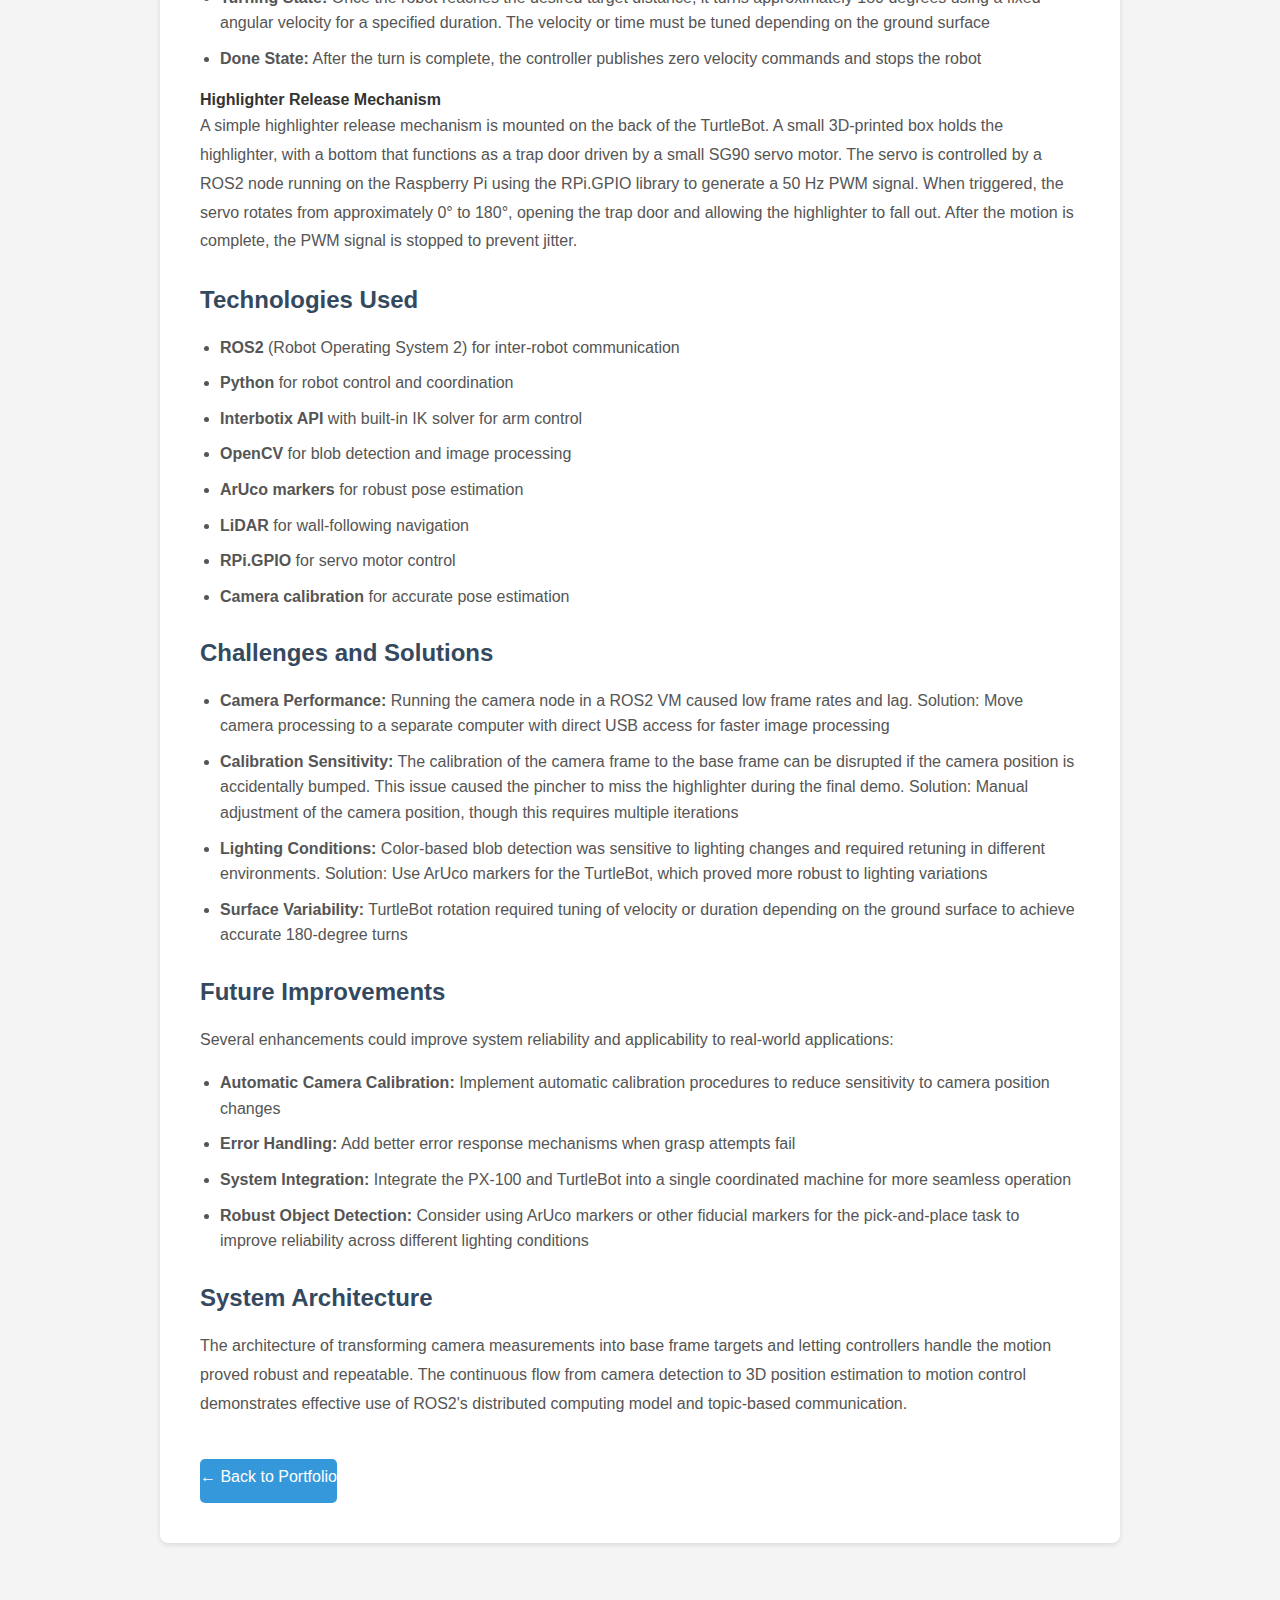
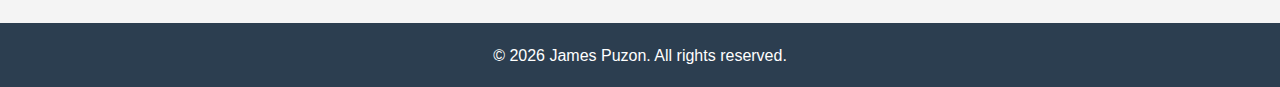
<file: portfolio/multi-robot-delivery-system.html>
<!DOCTYPE html>
<html lang="en">
<head>
    <meta charset="UTF-8">
    <meta name="viewport" content="width=device-width, initial-scale=1.0">
    
    <!-- Favicon -->
    <link rel="icon" type="image/x-icon" href="/favicon.ico">
    <link rel="icon" type="image/png" sizes="32x32" href="/favicon-32x32.png">
    <link rel="icon" type="image/png" sizes="16x16" href="/favicon-16x16.png">
    <link rel="apple-touch-icon" sizes="180x180" href="/apple-touch-icon.png">
    <link rel="manifest" href="/site.webmanifest">
    
    <meta name="description" content="Multi-Robot Delivery System - Complete autonomous delivery system using PincherX-100 for pick-and-place with color blob detection and TurtleBot3 for maze navigation with ArUco parking. Fall 2025.">
    
   <!-- Google tag (gtag.js) -->
    <script async src="https://www.googletagmanager.com/gtag/js?id=G-ED4EXMV1JF"></script>
    <script>
      window.dataLayer = window.dataLayer || [];
      function gtag(){dataLayer.push(arguments);}
      gtag('js', new Date());
    
      gtag('config', 'G-ED4EXMV1JF');
    </script>
    
    <title>Multi-Robot Delivery System - James Puzon</title>
    <link rel="stylesheet" href="../styles.css">
</head>
<body>
    <div class="top-banner">
        <div class="banner-left">
            <a href="/" class="banner-profile-link">
                <img src="../images/profile-formal.jpg" alt="James Puzon" class="banner-profile-img">
            </a>
            <h1>Multi-Robot Delivery System</h1>
        </div>
        <div class="menu-icon" id="menu-toggle">
            <span></span>
            <span></span>
            <span></span>
        </div>
    </div>

    <header>
        <h1>Multi-Robot Delivery System</h1>
    </header>

    <nav id="main-nav">
        <ul>
            <li><a href="/">Home</a></li>
            <li><a href="/about">About James</a></li>
            <li><a href="/portfolio">Portfolio</a></li>
            <li><a href="/contact">Contact</a></li>
        </ul>
    </nav>

    <div class="container">
        <section class="content-section">
            <h2>Multi-Robot Delivery System</h2>
            <p><strong>Project Timeline:</strong> Fall 2025</p>
            <p><strong>Teammates:</strong> Thien Chu, Shah Anarmetov</p>
            <p><strong>Robots:</strong> PincherX-100, Turtlebot3</p>
            
            <h3>Overview</h3>
            <p>
                This project successfully demonstrated a complete multi-robot delivery system that combines computer vision, manipulation, 
                and navigation as part of one continuous system. The PX-100 robotic arm uses color-based blob detection and the 
                Interbotix IK API to automatically pick up a highlighter and place it into the TurtleBot's box. The TurtleBot3 then 
                navigates through a maze and uses ArUco-based pose estimation to park in a garage and release the highlighter at the 
                drop-off location.
            </p>
            
            <div style="display: grid; grid-template-columns: 1fr 1fr; gap: 20px; margin: 30px 0;">
                <div>
                    <img src="../images/pincher.jpg" alt="PincherX-100 Robotic Arm" style="width: 100%; border-radius: 8px; box-shadow: 0 2px 5px rgba(0,0,0,0.1);">
                    <p style="text-align: center; margin-top: 10px; font-weight: bold;">PincherX-100 Robotic Arm</p>
                </div>
                <div>
                    <img src="../images/turtlebot.jpg" alt="Turtlebot3" style="width: 100%; border-radius: 8px; box-shadow: 0 2px 5px rgba(0,0,0,0.1);">
                    <p style="text-align: center; margin-top: 10px; font-weight: bold;">Turtlebot3 Mobile Robot</p>
                </div>
            </div>
            
            <h3>PincherX-100 Pick-and-Place System</h3>
            
            <h4>Inverse Kinematics</h4>
            <p>
                The system leverages the Interbotix API and its built-in inverse kinematics (IK) solver rather than implementing a custom solution. 
                The built-in solver is already tuned to the PX-100 model for geometry and joint limits, making it less likely to produce unreliable 
                or strange configurations. The <code>set_ee_pose_components</code> function allows commanding poses directly in x-y-z space, which 
                matches naturally with 3D target points from the camera. This approach simplifies the task and improves reliability by avoiding 
                manual computation or tuning of joint positions.
            </p>
            
            <h4>Camera and Blob Detection</h4>
            <p>
                A CS90 Logitech USB camera is mounted above the PX-100, looking down at the arm and the highlighter. The system processes images 
                through several nodes:
            </p>
            <ul>
                <li><strong>Camera Driver Node:</strong> Publishes raw images on <code>/image_raw</code> with calibration data from <code>/camera_info</code></li>
                <li><strong>Blob Detection Node:</strong> Uses tunable HSV thresholds to isolate the highlighter, cleans up the image, finds the largest 
                    contour, and computes the image centroid. The centroid is published as a <code>geometry_msgs/PointStamped</code> on <code>/blob_px</code></li>
                <li><strong>blob_ray_plane_node:</strong> Subscribes to <code>/blob_px</code> and <code>/camera_info</code>, uses camera intrinsics and 
                    the measured transform from camera frame to base_link to cast a 3D ray through the pixel, and intersects that ray with the table plane. 
                    The output is a 3D point of the highlighter on the table expressed in the robot base frame, published as <code>/blob_point_base</code></li>
            </ul>
            
            <h4>Camera Performance Optimization</h4>
            <p>
                To improve performance, the camera runs on a separate computer. When the camera node ran inside the ROS2 VM on laptops, the frame rate 
                was low and images lagged, causing the blob position to be jumpy or delayed. Moving the camera node to a separate machine with direct USB 
                access provides much faster image processing. ROS2 communication over the network allows topics like <code>/image_raw</code>, 
                <code>/camera_info</code>, and <code>/blob_point_base</code> to be shared across machines as long as they use the same ROS_DOMAIN_ID.
            </p>
            
            <h4>Pick-and-Place State Machine</h4>
            <p>
                The pick-and-place node subscribes to <code>/blob_point_base</code>, collects samples and averages them to reduce noise, then executes 
                a finite state machine with 10 states:
            </p>
            <ol>
                <li>Go to sleep pose, gripper open to max width</li>
                <li>Wait for several <code>/blob_point_base</code> samples and average them</li>
                <li>Calculate waist angle φ to point directly at blob centroid</li>
                <li>Rotate waist to align with blob</li>
                <li>Extend arm straight out until blob is between grippers (at safe pickup height)</li>
                <li>Close gripper to grasp highlighter</li>
                <li>Lift to drop height</li>
                <li>Move to drop target location</li>
                <li>Open gripper fully to release</li>
                <li>Return to sleep pose</li>
            </ol>
            
            <h3>TurtleBot3 Maze Navigation and ArUco Parking</h3>
            
            <h4>System Setup</h4>
            <p>
                After the PX-100 releases the highlighter, the TurtleBot3 Burger transports it through a maze and delivers it to the final depot. 
                A Logitech C920 USB camera is connected directly to the Raspberry Pi on the TurtleBot using the blue USB 3.0 port. The camera is 
                mounted on the front of the TurtleBot just below the LiDAR, and the camera node runs directly on the Raspberry Pi. Camera calibration 
                parameters are loaded through the <code>/camera_info</code> topic to ensure accurate pose estimates.
            </p>
            
            <h4>Wall-Following Navigation</h4>
            <p>
                Before reaching the ArUco parking area, the TurtleBot navigates through a cardboard maze using a left-wall following node. This node 
                relies on LiDAR data to maintain a fixed distance from the left wall by adjusting the robot's angular velocity while driving forward. 
                Once the TurtleBot exits the maze and the ArUco marker becomes visible, the wall-following node is disabled and control is handed over 
                to the parking controller.
            </p>
            
            <h4>ArUco-Based Parking</h4>
            <p>
                An ArUco parking node processes camera images, detects a single ArUco marker, and estimates its pose relative to the camera frame. 
                The pose is transformed into the TurtleBot base frame and published as a <code>PoseStamped</code> message on the <code>/aruco_pose</code> 
                topic. ArUco markers were chosen for their reliability in providing repeatable position estimates and robustness to lighting changes. 
                The system was tested under both low-light and bright conditions, and while the color-based blob detection for the PX-100 was sensitive 
                to lighting changes and required retuning, the ArUco-based detection remained reliable and consistent.
            </p>
            
            <h4>Parking Controller</h4>
            <p>
                The parking controller node subscribes to <code>/aruco_pose</code> and generates velocity commands by publishing <code>Twist</code> 
                messages to <code>/cmd_vel</code>. It operates as a finite state machine with three states:
            </p>
            <ul>
                <li><strong>Approach State:</strong> Robot drives forward while centering itself on the ArUco tag. Linear velocity is controlled based 
                    on the distance to the marker in the camera frame</li>
                <li><strong>Turning State:</strong> Once the robot reaches the desired target distance, it turns approximately 180 degrees using a fixed 
                    angular velocity for a specified duration. The velocity or time must be tuned depending on the ground surface</li>
                <li><strong>Done State:</strong> After the turn is complete, the controller publishes zero velocity commands and stops the robot</li>
            </ul>
            
            <h4>Highlighter Release Mechanism</h4>
            <p>
                A simple highlighter release mechanism is mounted on the back of the TurtleBot. A small 3D-printed box holds the highlighter, with 
                a bottom that functions as a trap door driven by a small SG90 servo motor. The servo is controlled by a ROS2 node running on the 
                Raspberry Pi using the RPi.GPIO library to generate a 50 Hz PWM signal. When triggered, the servo rotates from approximately 0° to 180°, 
                opening the trap door and allowing the highlighter to fall out. After the motion is complete, the PWM signal is stopped to prevent jitter.
            </p>
            
            <h3>Technologies Used</h3>
            <ul>
                <li><strong>ROS2</strong> (Robot Operating System 2) for inter-robot communication</li>
                <li><strong>Python</strong> for robot control and coordination</li>
                <li><strong>Interbotix API</strong> with built-in IK solver for arm control</li>
                <li><strong>OpenCV</strong> for blob detection and image processing</li>
                <li><strong>ArUco markers</strong> for robust pose estimation</li>
                <li><strong>LiDAR</strong> for wall-following navigation</li>
                <li><strong>RPi.GPIO</strong> for servo motor control</li>
                <li><strong>Camera calibration</strong> for accurate pose estimation</li>
            </ul>
            
            <h3>Challenges and Solutions</h3>
            <ul>
                <li><strong>Camera Performance:</strong> Running the camera node in a ROS2 VM caused low frame rates and lag. Solution: Move camera 
                    processing to a separate computer with direct USB access for faster image processing</li>
                <li><strong>Calibration Sensitivity:</strong> The calibration of the camera frame to the base frame can be disrupted if the camera 
                    position is accidentally bumped. This issue caused the pincher to miss the highlighter during the final demo. Solution: Manual 
                    adjustment of the camera position, though this requires multiple iterations</li>
                <li><strong>Lighting Conditions:</strong> Color-based blob detection was sensitive to lighting changes and required retuning in different 
                    environments. Solution: Use ArUco markers for the TurtleBot, which proved more robust to lighting variations</li>
                <li><strong>Surface Variability:</strong> TurtleBot rotation required tuning of velocity or duration depending on the ground surface to 
                    achieve accurate 180-degree turns</li>
            </ul>
            
            <h3>Future Improvements</h3>
            <p>
                Several enhancements could improve system reliability and applicability to real-world applications:
            </p>
            <ul>
                <li><strong>Automatic Camera Calibration:</strong> Implement automatic calibration procedures to reduce sensitivity to camera position changes</li>
                <li><strong>Error Handling:</strong> Add better error response mechanisms when grasp attempts fail</li>
                <li><strong>System Integration:</strong> Integrate the PX-100 and TurtleBot into a single coordinated machine for more seamless operation</li>
                <li><strong>Robust Object Detection:</strong> Consider using ArUco markers or other fiducial markers for the pick-and-place task to improve 
                    reliability across different lighting conditions</li>
            </ul>
            
            <h3>System Architecture</h3>
            <p>
                The architecture of transforming camera measurements into base frame targets and letting controllers handle the motion proved robust and 
                repeatable. The continuous flow from camera detection to 3D position estimation to motion control demonstrates effective use of ROS2's 
                distributed computing model and topic-based communication.
            </p>
            
            <div style="margin-top: 30px;">
                <a href="/portfolio" class="project-link">← Back to Portfolio</a>
            </div>
        </section>
    </div>

    <footer>
        <p>&copy; <span id="copyright-year">2025</span> James Puzon. All rights reserved.</p>
    </footer>

    <script src="../navigation.js"></script>
    
    <script>
        // Auto-update copyright year
        document.getElementById('copyright-year').textContent = new Date().getFullYear();
    </script>
</body>
</html>
</file>
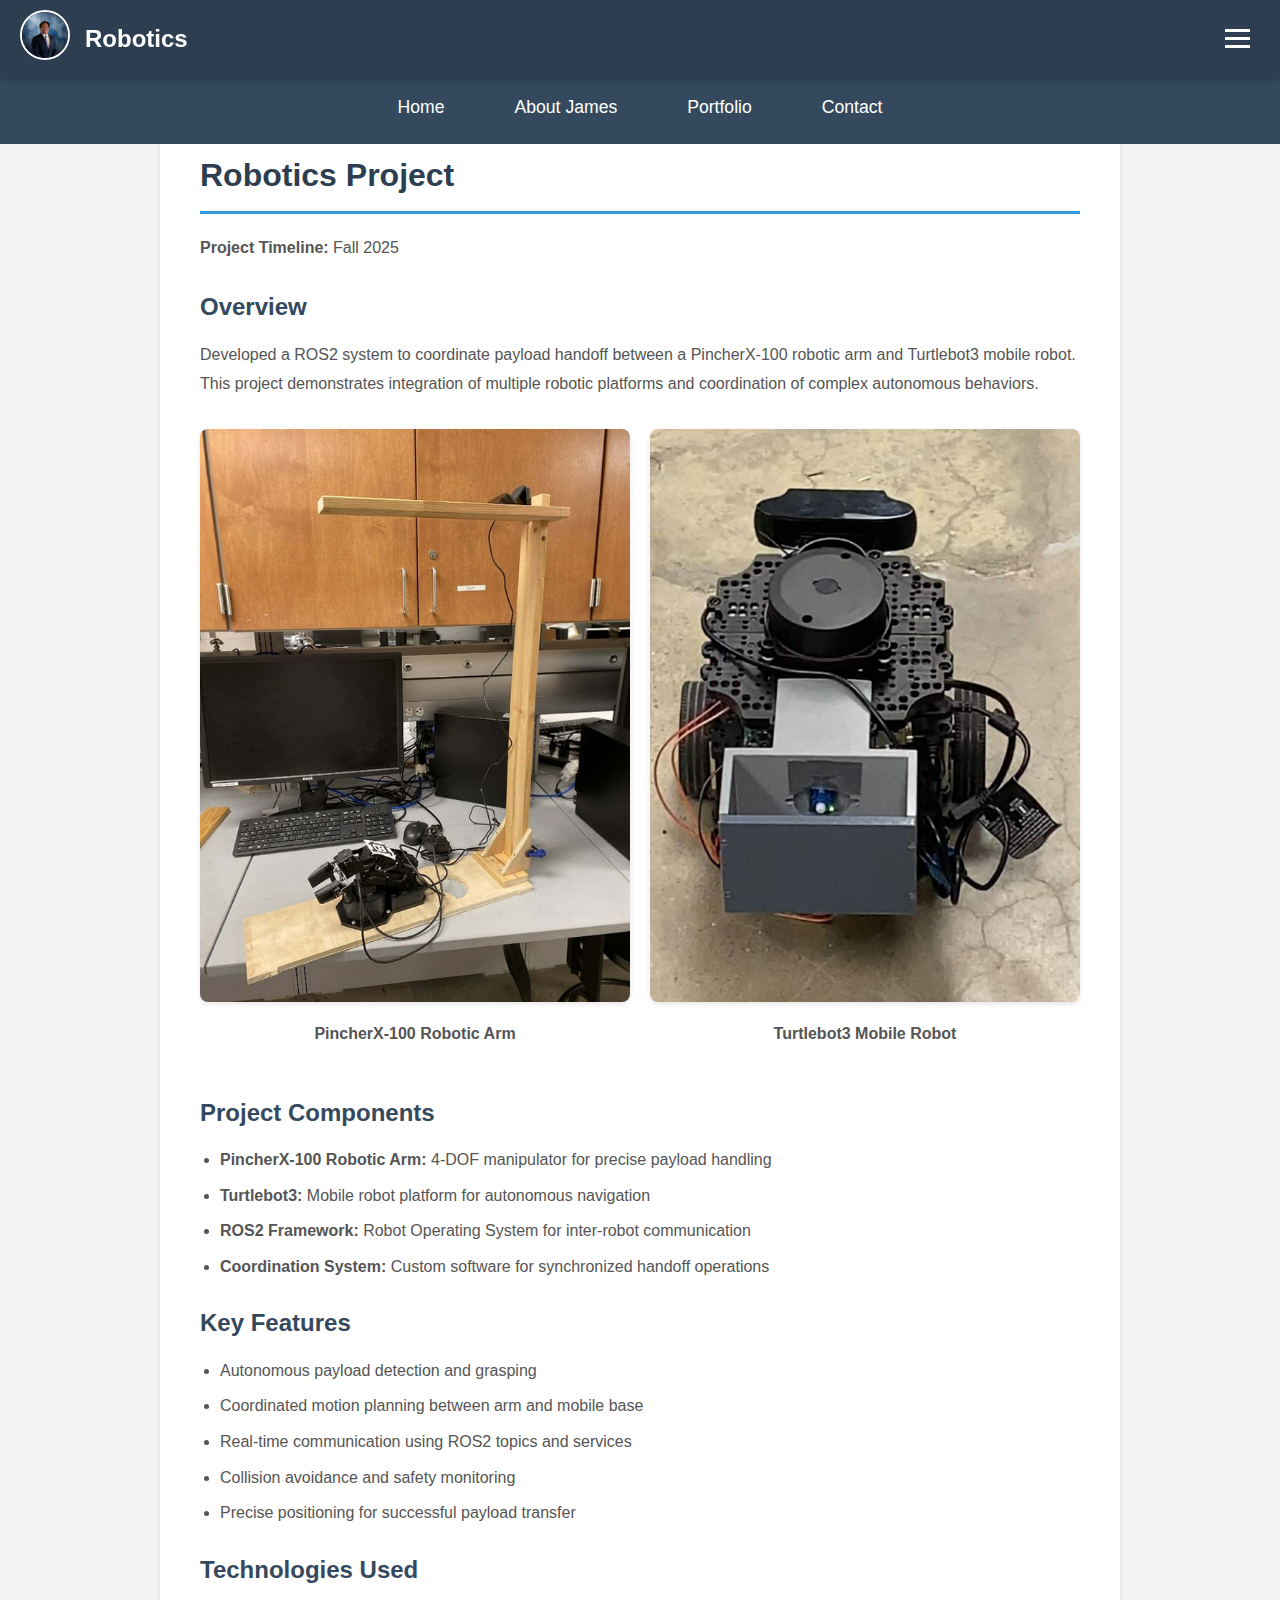
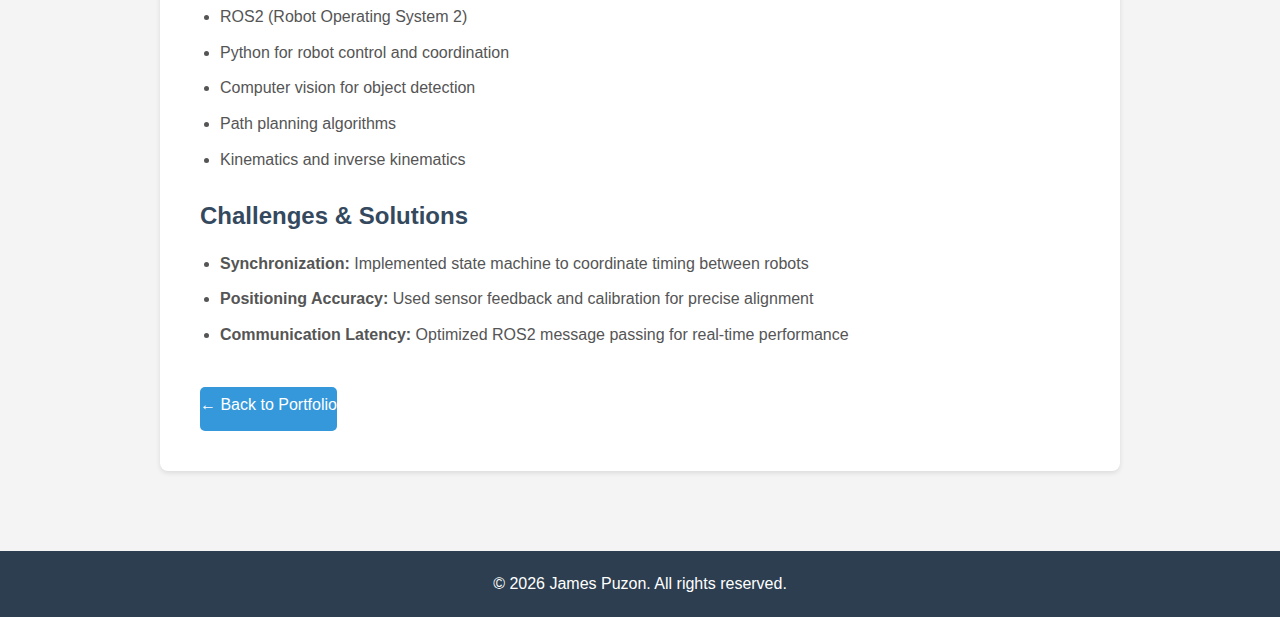
<file: portfolio/robotics.html>
<!DOCTYPE html>
<html lang="en">
<head>
    <meta charset="UTF-8">
    <meta name="viewport" content="width=device-width, initial-scale=1.0">
    
    <!-- Favicon -->
    <link rel="icon" type="image/x-icon" href="/favicon.ico">
    <link rel="icon" type="image/png" sizes="32x32" href="/favicon-32x32.png">
    <link rel="icon" type="image/png" sizes="16x16" href="/favicon-16x16.png">
    <link rel="apple-touch-icon" sizes="180x180" href="/apple-touch-icon.png">
    <link rel="manifest" href="/site.webmanifest">
    
    <meta name="description" content="Robotics Project - ROS2 system coordinating payload handoff between PincherX-100 robotic arm and Turtlebot3 mobile robot. Fall 2025.">
    
   <!-- Google tag (gtag.js) -->
    <script async src="https://www.googletagmanager.com/gtag/js?id=G-ED4EXMV1JF"></script>
    <script>
      window.dataLayer = window.dataLayer || [];
      function gtag(){dataLayer.push(arguments);}
      gtag('js', new Date());
    
      gtag('config', 'G-ED4EXMV1JF');
    </script>
    
    <title>Robotics - James Puzon</title>
    <link rel="stylesheet" href="../styles.css">
</head>
<body>
    <div class="top-banner">
        <div class="banner-left">
            <a href="/" class="banner-profile-link">
                <img src="../images/profile-formal.jpg" alt="James Puzon" class="banner-profile-img">
            </a>
            <h1>Robotics</h1>
        </div>
        <div class="menu-icon" id="menu-toggle">
            <span></span>
            <span></span>
            <span></span>
        </div>
    </div>

    <header>
        <h1>Robotics</h1>
    </header>

    <nav id="main-nav">
        <ul>
            <li><a href="/">Home</a></li>
            <li><a href="/about">About James</a></li>
            <li><a href="/portfolio">Portfolio</a></li>
            <li><a href="/contact">Contact</a></li>
        </ul>
    </nav>

    <div class="container">
        <section class="content-section">
            <h2>Robotics Project</h2>
            <p><strong>Project Timeline:</strong> Fall 2025</p>
            
            <h3>Overview</h3>
            <p>
                Developed a ROS2 system to coordinate payload handoff between a PincherX-100 robotic arm and 
                Turtlebot3 mobile robot. This project demonstrates integration of multiple robotic platforms 
                and coordination of complex autonomous behaviors.
            </p>
            
            <div style="display: grid; grid-template-columns: 1fr 1fr; gap: 20px; margin: 30px 0;">
                <div>
                    <img src="../images/pincher.jpg" alt="PincherX-100 Robotic Arm" style="width: 100%; border-radius: 8px; box-shadow: 0 2px 5px rgba(0,0,0,0.1);">
                    <p style="text-align: center; margin-top: 10px; font-weight: bold;">PincherX-100 Robotic Arm</p>
                </div>
                <div>
                    <img src="../images/turtlebot.jpg" alt="Turtlebot3" style="width: 100%; border-radius: 8px; box-shadow: 0 2px 5px rgba(0,0,0,0.1);">
                    <p style="text-align: center; margin-top: 10px; font-weight: bold;">Turtlebot3 Mobile Robot</p>
                </div>
            </div>
            
            <!-- Example: Add a short video demo
            <h3>Video Demo</h3>
            <div style="text-align: center; margin: 30px 0;">
                <video width="100%" style="max-width: 800px; border-radius: 8px; box-shadow: 0 2px 5px rgba(0,0,0,0.1);" controls>
                    <source src="../videos/your-video-name.mp4" type="video/mp4">
                    <source src="../videos/your-video-name.webm" type="video/webm">
                    Your browser does not support the video tag.
                </video>
            </div>
            -->
            
            <h3>Project Components</h3>
            <ul>
                <li><strong>PincherX-100 Robotic Arm:</strong> 4-DOF manipulator for precise payload handling</li>
                <li><strong>Turtlebot3:</strong> Mobile robot platform for autonomous navigation</li>
                <li><strong>ROS2 Framework:</strong> Robot Operating System for inter-robot communication</li>
                <li><strong>Coordination System:</strong> Custom software for synchronized handoff operations</li>
            </ul>
            
            <h3>Key Features</h3>
            <ul>
                <li>Autonomous payload detection and grasping</li>
                <li>Coordinated motion planning between arm and mobile base</li>
                <li>Real-time communication using ROS2 topics and services</li>
                <li>Collision avoidance and safety monitoring</li>
                <li>Precise positioning for successful payload transfer</li>
            </ul>
            
            <h3>Technologies Used</h3>
            <ul>
                <li>ROS2 (Robot Operating System 2)</li>
                <li>Python for robot control and coordination</li>
                <li>Computer vision for object detection</li>
                <li>Path planning algorithms</li>
                <li>Kinematics and inverse kinematics</li>
            </ul>
            
            <h3>Challenges & Solutions</h3>
            <ul>
                <li><strong>Synchronization:</strong> Implemented state machine to coordinate timing between robots</li>
                <li><strong>Positioning Accuracy:</strong> Used sensor feedback and calibration for precise alignment</li>
                <li><strong>Communication Latency:</strong> Optimized ROS2 message passing for real-time performance</li>
            </ul>
            
            <div style="margin-top: 30px;">
                <a href="/portfolio" class="project-link">← Back to Portfolio</a>
            </div>
        </section>
    </div>

    <footer>
        <p>&copy; <span id="copyright-year">2025</span> James Puzon. All rights reserved.</p>
    </footer>

    <script src="../navigation.js"></script>
    
    <script>
        // Auto-update copyright year
        document.getElementById('copyright-year').textContent = new Date().getFullYear();
    </script>
</body>
</html>
</file>
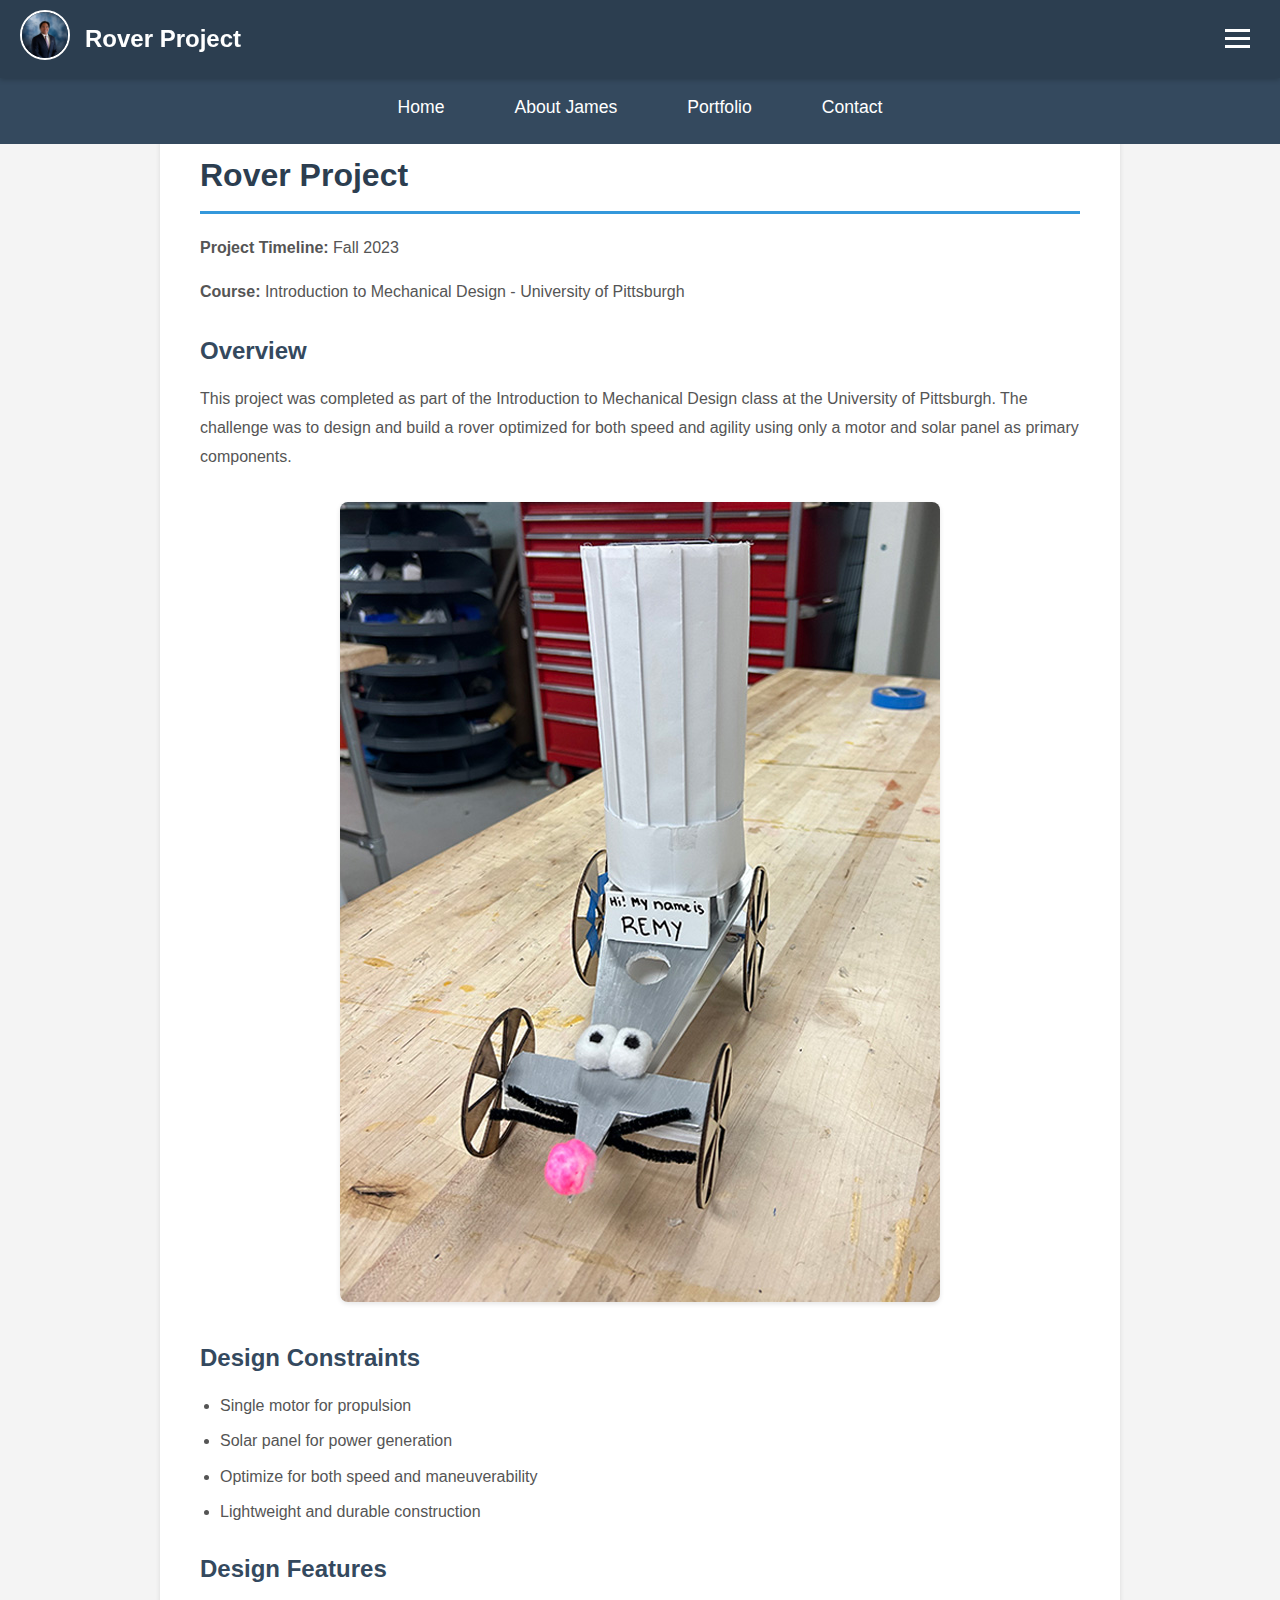
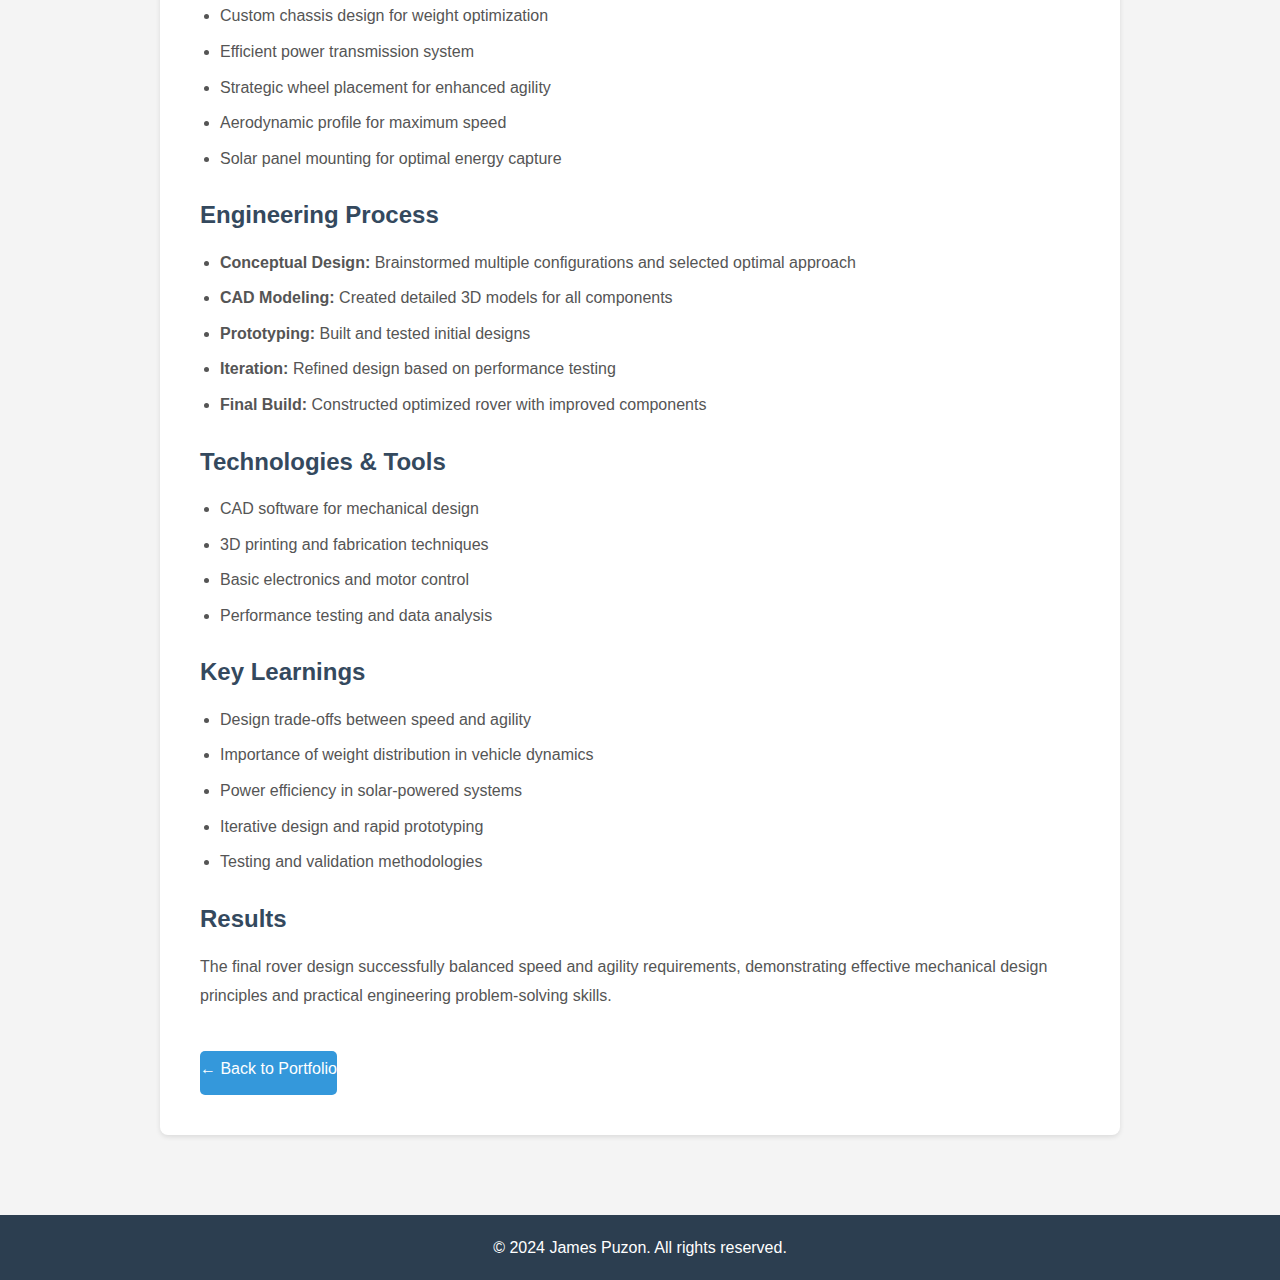
<file: portfolio/rover-project.html>
<!DOCTYPE html>
<html lang="en">
<head>
    <meta charset="UTF-8">
    <meta name="viewport" content="width=device-width, initial-scale=1.0">
    
    <!-- Google tag (gtag.js) -->
    <script async src="https://www.googletagmanager.com/gtag/js?id=G-ED4EXMV1JF"></script>
    <script>
      window.dataLayer = window.dataLayer || [];
      function gtag(){dataLayer.push(arguments);}
      gtag('js', new Date());
    
      gtag('config', 'G-ED4EXMV1JF');
    </script>
    
    <title>Rover Project - James Puzon</title>
    <link rel="stylesheet" href="../styles.css">
</head>
<body>
    <div class="top-banner">
        <div class="banner-left">
            <a href="/" class="banner-profile-link">
                <img src="../images/profile-formal.jpg" alt="James Puzon" class="banner-profile-img">
            </a>
            <h1>Rover Project</h1>
        </div>
        <div class="menu-icon" id="menu-toggle">
            <span></span>
            <span></span>
            <span></span>
        </div>
    </div>

    <header>
        <h1>Rover Project</h1>
    </header>

    <nav id="main-nav">
        <ul>
            <li><a href="/">Home</a></li>
            <li><a href="/about">About James</a></li>
            <li><a href="/portfolio">Portfolio</a></li>
            <li><a href="/contact">Contact</a></li>
        </ul>
    </nav>

    <div class="container">
        <section class="content-section">
            <h2>Rover Project</h2>
            <p><strong>Project Timeline:</strong> Fall 2023</p>
            <p><strong>Course:</strong> Introduction to Mechanical Design - University of Pittsburgh</p>
            
            <h3>Overview</h3>
            <p>
                This project was completed as part of the Introduction to Mechanical Design class at the 
                University of Pittsburgh. The challenge was to design and build a rover optimized for both 
                speed and agility using only a motor and solar panel as primary components.
            </p>
            
            <div style="text-align: center; margin: 30px 0;">
                <img src="../images/remy.jpg" alt="Rover" style="max-width: 600px; width: 100%; border-radius: 8px; box-shadow: 0 2px 5px rgba(0,0,0,0.1);">
            </div>
            
            <h3>Design Constraints</h3>
            <ul>
                <li>Single motor for propulsion</li>
                <li>Solar panel for power generation</li>
                <li>Optimize for both speed and maneuverability</li>
                <li>Lightweight and durable construction</li>
            </ul>
            
            <h3>Design Features</h3>
            <ul>
                <li>Custom chassis design for weight optimization</li>
                <li>Efficient power transmission system</li>
                <li>Strategic wheel placement for enhanced agility</li>
                <li>Aerodynamic profile for maximum speed</li>
                <li>Solar panel mounting for optimal energy capture</li>
            </ul>
            
            <h3>Engineering Process</h3>
            <ul>
                <li><strong>Conceptual Design:</strong> Brainstormed multiple configurations and selected optimal approach</li>
                <li><strong>CAD Modeling:</strong> Created detailed 3D models for all components</li>
                <li><strong>Prototyping:</strong> Built and tested initial designs</li>
                <li><strong>Iteration:</strong> Refined design based on performance testing</li>
                <li><strong>Final Build:</strong> Constructed optimized rover with improved components</li>
            </ul>
            
            <h3>Technologies & Tools</h3>
            <ul>
                <li>CAD software for mechanical design</li>
                <li>3D printing and fabrication techniques</li>
                <li>Basic electronics and motor control</li>
                <li>Performance testing and data analysis</li>
            </ul>
            
            <h3>Key Learnings</h3>
            <ul>
                <li>Design trade-offs between speed and agility</li>
                <li>Importance of weight distribution in vehicle dynamics</li>
                <li>Power efficiency in solar-powered systems</li>
                <li>Iterative design and rapid prototyping</li>
                <li>Testing and validation methodologies</li>
            </ul>
            
            <h3>Results</h3>
            <p>
                The final rover design successfully balanced speed and agility requirements, demonstrating 
                effective mechanical design principles and practical engineering problem-solving skills.
            </p>
            
            <div style="margin-top: 30px;">
                <a href="/portfolio" class="project-link">← Back to Portfolio</a>
            </div>
        </section>
    </div>

    <footer>
        <p>&copy; 2024 James Puzon. All rights reserved.</p>
    </footer>

    <script src="../navigation.js"></script>
</body>
</html>
</file>
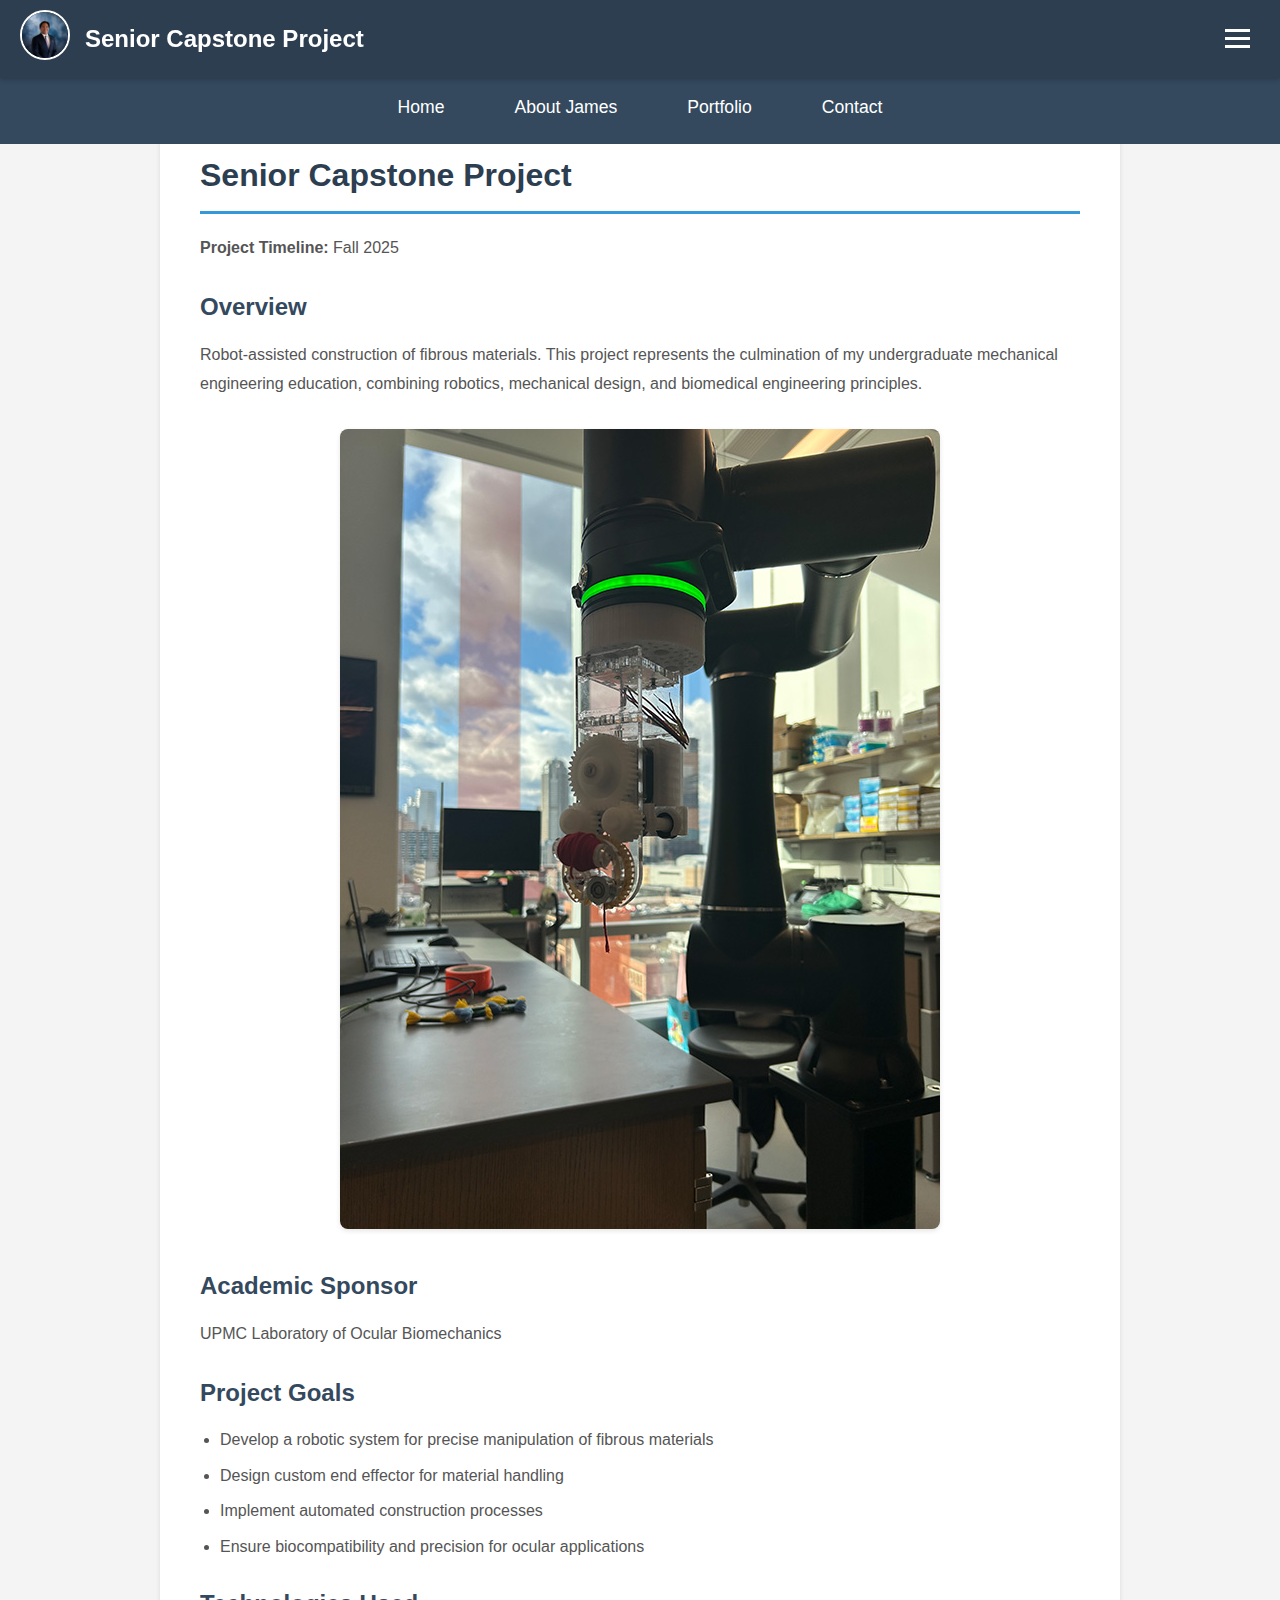
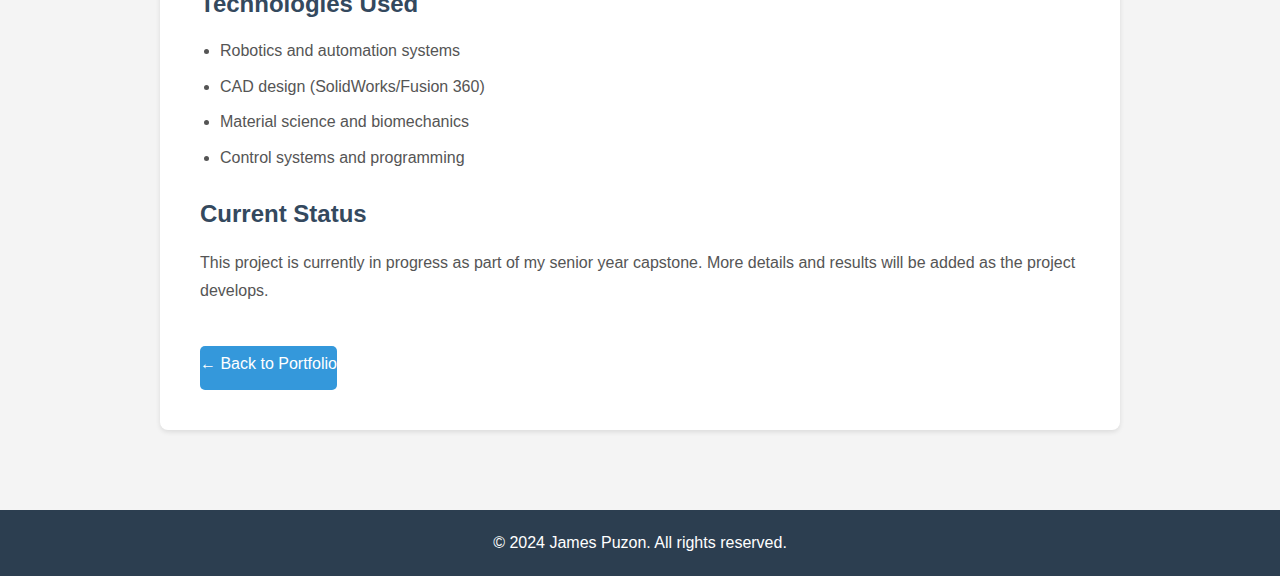
<file: portfolio/senior-capstone.html>
<!DOCTYPE html>
<html lang="en">
<head>
    <meta charset="UTF-8">
    <meta name="viewport" content="width=device-width, initial-scale=1.0">
    <title>Senior Capstone Project - James Puzon</title>
    <link rel="stylesheet" href="../styles.css">
</head>
<body>
    <div class="top-banner">
        <div class="banner-left">
            <a href="../index.html" class="banner-profile-link">
                <img src="../images/profile-formal.jpg" alt="James Puzon" class="banner-profile-img">
            </a>
            <h1>Senior Capstone Project</h1>
        </div>
        <div class="menu-icon" id="menu-toggle">
            <span></span>
            <span></span>
            <span></span>
        </div>
    </div>

    <header>
        <h1>Senior Capstone Project</h1>
    </header>

    <nav id="main-nav">
        <ul>
            <li><a href="../index.html">Home</a></li>
            <li><a href="../about.html">About James</a></li>
            <li><a href="../portfolio.html">Portfolio</a></li>
            <li><a href="../contact.html">Contact</a></li>
        </ul>
    </nav>

    <div class="container">
        <section class="content-section">
            <h2>Senior Capstone Project</h2>
            <p><strong>Project Timeline:</strong> Fall 2025</p>
            
            <h3>Overview</h3>
            <p>
                Robot-assisted construction of fibrous materials. This project represents the culmination of my 
                undergraduate mechanical engineering education, combining robotics, mechanical design, and biomedical 
                engineering principles.
            </p>
            
            <div style="text-align: center; margin: 30px 0;">
                <img src="../images/endeffector.jpg" alt="End Effector" style="max-width: 600px; width: 100%; border-radius: 8px; box-shadow: 0 2px 5px rgba(0,0,0,0.1);">
            </div>
            
            <h3>Academic Sponsor</h3>
            <p>UPMC Laboratory of Ocular Biomechanics</p>
            
            <h3>Project Goals</h3>
            <ul>
                <li>Develop a robotic system for precise manipulation of fibrous materials</li>
                <li>Design custom end effector for material handling</li>
                <li>Implement automated construction processes</li>
                <li>Ensure biocompatibility and precision for ocular applications</li>
            </ul>
            
            <h3>Technologies Used</h3>
            <ul>
                <li>Robotics and automation systems</li>
                <li>CAD design (SolidWorks/Fusion 360)</li>
                <li>Material science and biomechanics</li>
                <li>Control systems and programming</li>
            </ul>
            
            <h3>Current Status</h3>
            <p>
                This project is currently in progress as part of my senior year capstone. More details and results 
                will be added as the project develops.
            </p>
            
            <div style="margin-top: 30px;">
                <a href="../portfolio.html" class="project-link">← Back to Portfolio</a>
            </div>
        </section>
    </div>

    <footer>
        <p>&copy; 2024 James Puzon. All rights reserved.</p>
    </footer>

    <script src="../navigation.js"></script>
</body>
</html>
</file>
<file: styles.css>
/* Global Styles */
* {
    margin: 0;
    padding: 0;
    box-sizing: border-box;
}

body {
    font-family: 'Segoe UI', Tahoma, Geneva, Verdana, sans-serif;
    line-height: 1.6;
    color: #333;
    background-color: #f4f4f4;
}

.container {
    max-width: 1000px;
    margin: 0 auto;
    padding: 20px;
}

/* Header Styles */
header {
    background-color: #2c3e50;
    color: #fff;
    padding: 20px 0;
    text-align: center;
}

header h1 {
    font-size: 2.5em;
    margin-bottom: 10px;
}

/* Sticky Top Banner (for all pages except home) */
.top-banner {
    position: fixed;
    top: 0;
    left: 0;
    right: 0;
    background-color: #2c3e50;
    color: #fff;
    padding: 10px 20px;
    display: flex;
    align-items: center;
    justify-content: space-between;
    z-index: 1000;
    box-shadow: 0 2px 5px rgba(0,0,0,0.2);
}

.top-banner .banner-left {
    display: flex;
    align-items: center;
    gap: 15px;
}

.top-banner .banner-profile-img {
    width: 50px;
    height: 50px;
    border-radius: 50%;
    object-fit: cover;
    border: 2px solid #fff;
}

.top-banner h1 {
    font-size: 1.5em;
    margin: 0;
}

.top-banner .menu-icon {
    cursor: pointer;
    display: flex;
    flex-direction: column;
    gap: 5px;
    padding: 10px;
    min-width: 44px;
    min-height: 44px;
    justify-content: center;
    align-items: center;
}

.top-banner .menu-icon span {
    display: block;
    width: 25px;
    height: 3px;
    background-color: #fff;
    transition: all 0.3s ease;
}

/* Hide default header when banner is active */
body.has-banner header {
    display: none;
}

/* Add padding to body to account for fixed banner */
body.has-banner {
    padding-top: 70px;
}

/* Profile Section */
.profile {
    text-align: center;
    background-color: #fff;
    padding: 40px;
    margin: 20px 0;
    border-radius: 8px;
    box-shadow: 0 2px 5px rgba(0,0,0,0.1);
}

.profile-img {
    width: 200px;
    height: 200px;
    border-radius: 50%;
    object-fit: cover;
    margin-bottom: 20px;
    border: 4px solid #2c3e50;
    max-width: 100%;
}

.profile p {
    font-size: 1.1em;
    color: #555;
    max-width: 700px;
    margin: 0 auto;
}

/* Site Structure Section */
.site-structure {
    background-color: #fff;
    padding: 40px;
    margin: 20px 0;
    border-radius: 8px;
    box-shadow: 0 2px 5px rgba(0,0,0,0.1);
}

.site-structure h2 {
    color: #2c3e50;
    margin-bottom: 20px;
    font-size: 1.8em;
}

.site-links {
    list-style: none;
    display: grid;
    grid-template-columns: repeat(auto-fit, minmax(250px, 1fr));
    gap: 20px;
    margin-top: 30px;
}

.site-links li {
    background-color: #3498db;
    border-radius: 5px;
    transition: transform 0.3s ease, background-color 0.3s ease;
}

.site-links li:hover {
    transform: translateY(-5px);
    background-color: #2980b9;
}

.site-links a {
    display: block;
    padding: 25px;
    color: #fff;
    text-decoration: none;
    font-size: 1.2em;
    font-weight: bold;
    text-align: center;
    min-height: 44px;
}

/* Navigation */
nav {
    background-color: #34495e;
    padding: 15px 0;
    margin-bottom: 20px;
    transition: transform 0.3s ease, opacity 0.3s ease;
}

body.has-banner nav {
    position: fixed;
    top: 70px;
    left: 0;
    right: 0;
    z-index: 999;
    margin-bottom: 0;
}

body.has-banner nav.nav-hidden {
    transform: translateY(-100%);
    opacity: 0;
    pointer-events: none;
}

body.has-banner nav.nav-visible {
    transform: translateY(0);
    opacity: 1;
    pointer-events: auto;
}

nav ul {
    list-style: none;
    display: flex;
    justify-content: center;
    flex-wrap: wrap;
    gap: 10px;
}

nav ul li {
    margin: 0 15px;
}

nav a {
    color: #fff;
    text-decoration: none;
    font-size: 1.1em;
    padding: 8px 15px;
    border-radius: 4px;
    transition: background-color 0.3s ease;
    display: inline-block;
    min-height: 44px;
    min-width: 44px;
    text-align: center;
    line-height: 1.6;
}

nav a:hover {
    background-color: #2c3e50;
}

/* Content Sections */
.content-section {
    background-color: #fff;
    padding: 40px;
    margin: 20px 0;
    border-radius: 8px;
    box-shadow: 0 2px 5px rgba(0,0,0,0.1);
}

.content-section h2 {
    color: #2c3e50;
    margin-bottom: 20px;
    font-size: 2em;
    border-bottom: 3px solid #3498db;
    padding-bottom: 10px;
}

.content-section h3 {
    color: #34495e;
    margin-top: 25px;
    margin-bottom: 15px;
    font-size: 1.5em;
}

.content-section p {
    color: #555;
    margin-bottom: 15px;
    line-height: 1.8;
}

.content-section ul {
    margin-left: 20px;
    margin-bottom: 15px;
}

.content-section li {
    margin-bottom: 10px;
    color: #555;
}

.content-section a {
    color: #3498db;
    text-decoration: none;
    transition: color 0.3s ease;
    min-height: 44px;
    display: inline-block;
    padding: 5px 0;
}

.content-section a:hover {
    color: #2980b9;
    text-decoration: underline;
}

/* Responsive Images */
.section-image,
.project-image {
    max-width: 100%;
    height: auto;
    border-radius: 8px;
    margin: 20px 0;
    display: block;
    box-shadow: 0 2px 5px rgba(0,0,0,0.1);
}

/* Circular profile image for About Me section */
.content-section.about-me-section .section-image {
    border-radius: 50%;
    width: 200px;
    height: 200px;
    object-fit: cover;
    border: 4px solid #2c3e50;
}

/* Education section special layout */
.education-flex-container {
    display: flex;
    align-items: flex-start;
    gap: 30px;
    margin: 20px 0;
}

.education-image-container {
    flex-shrink: 0;
    width: 350px;
    order: -1; /* Image on left */
}

.education-image-container .section-image {
    width: 100%;
    margin: 0;
}

.education-details-container {
    flex: 1;
    min-width: 0;
}

/* Project Items */
.project-item {
    margin-bottom: 40px;
    padding-bottom: 30px;
    border-bottom: 1px solid #e0e0e0;
}

.project-item:last-child {
    border-bottom: none;
}

.project-item img {
    width: 100%;
    max-width: 800px;
    height: auto;
    border-radius: 8px;
    margin: 15px 0;
}

/* Portfolio project layout with image on right */
.project-item.project-image-right {
    display: flex;
    gap: 30px;
    align-items: flex-start;
}

.project-item.project-image-right .project-content {
    flex: 1;
    min-width: 0;
}

.project-item.project-image-right .project-image-container {
    flex-shrink: 0;
    width: 350px;
}

.project-item.project-image-right .project-image-container img {
    width: 100%;
    margin: 0;
}

/* Portfolio project with images side by side */
.project-item .project-images-grid {
    display: grid;
    grid-template-columns: 1fr 1fr;
    gap: 20px;
    margin: 20px 0;
}

.project-item .project-images-grid img {
    width: 100%;
    margin: 0;
}

.project-link {
    display: inline-block;
    background-color: #3498db;
    color: #fff !important;
    padding: 12px 24px;
    border-radius: 5px;
    text-decoration: none !important;
    margin-top: 10px;
    transition: background-color 0.3s ease, transform 0.2s ease;
    min-height: 44px;
    line-height: 1.6;
}

.project-link:hover {
    background-color: #2980b9;
    transform: translateY(-2px);
}

/* Footer */
footer {
    background-color: #2c3e50;
    color: #fff;
    text-align: center;
    padding: 20px 0;
    margin-top: 40px;
}

/* Subsection Styles */
.subsection {
    margin-top: 30px;
    margin-left: 20px;
    padding-left: 20px;
    border-left: 3px solid #3498db;
}

.subsection h3 {
    color: #34495e;
    font-size: 1.3em;
    margin-bottom: 10px;
}

.subsection p {
    color: #666;
}

.subsection ul {
    margin-top: 10px;
}

/* Alternating Image Layout */
.content-section-left,
.content-section-right {
    display: flex;
    align-items: flex-start;
    gap: 30px;
}

.content-section-left .image-container {
    flex-shrink: 0;
    width: 350px;
    order: -1;
}

.content-section-right .image-container {
    flex-shrink: 0;
    width: 350px;
    order: 1;
}

.content-section-left .content-container,
.content-section-right .content-container {
    flex: 1;
    min-width: 0;
}

.content-section-left .section-image,
.content-section-right .section-image {
    width: 100%;
    margin: 0;
}

/* Special Grid Layout for Intramurals/Other Clubs */
.subsection-grid {
    display: grid;
    grid-template-columns: 1fr 1fr;
    gap: 30px;
    margin-top: 30px;
    margin-left: 0;
    padding-left: 0;
    border-left: none;
}

.subsection-grid .subsection {
    margin: 0;
    padding: 0;
    border-left: none;
}

.subsection-grid .subsection h3 {
    text-align: center;
    color: #2c3e50;
    font-size: 1.4em;
    margin-bottom: 15px;
}

.subsection-grid .subsection .section-image {
    width: 100%;
    margin: 15px 0;
}

.subsection-grid .subsection p,
.subsection-grid .subsection ul {
    text-align: left;
}

/* Items grid within each subsection for Intramurals/Other Clubs */
.subsection-grid .subsection .items-grid {
    display: grid;
    grid-template-columns: 1fr 1fr;
    gap: 20px;
    margin-top: 15px;
}

.subsection-grid .subsection .item {
    text-align: center;
}

.subsection-grid .subsection .item-text {
    font-weight: 500;
    color: #34495e;
    margin-bottom: 10px;
    font-size: 1em;
}

.subsection-grid .subsection .item-image {
    width: 100%;
    height: auto;
    border-radius: 8px;
    box-shadow: 0 2px 5px rgba(0,0,0,0.1);
}

/* Tablet Responsive Design (768px - 1024px) */
@media (max-width: 1024px) and (min-width: 769px) {
    .container {
        padding: 15px;
    }
    
    header h1 {
        font-size: 2.2em;
    }
    
    .profile,
    .site-structure,
    .content-section {
        padding: 30px;
    }
    
    .site-links {
        grid-template-columns: repeat(2, 1fr);
    }
}

/* Mobile Responsive Design (< 768px) */
@media (max-width: 768px) {
    .container {
        padding: 10px;
    }
    
    header h1 {
        font-size: 1.8em;
        padding: 0 10px;
    }
    
    header {
        padding: 15px 0;
    }
    
    /* Top banner mobile adjustments */
    .top-banner {
        padding: 10px 15px;
    }
    
    .top-banner h1 {
        font-size: 1.2em;
    }
    
    .top-banner .banner-profile-img {
        width: 40px;
        height: 40px;
    }
    
    body.has-banner {
        padding-top: 60px;
    }
    
    body.has-banner nav {
        top: 60px;
    }
    
    .profile-img {
        width: 150px;
        height: 150px;
    }
    
    .profile,
    .site-structure,
    .content-section {
        padding: 20px;
        margin: 15px 0;
    }
    
    .profile p,
    .content-section p {
        font-size: 1em;
    }
    
    .site-structure h2,
    .content-section h2 {
        font-size: 1.5em;
    }
    
    .content-section h3 {
        font-size: 1.3em;
    }
    
    .site-links {
        grid-template-columns: 1fr;
        gap: 15px;
    }
    
    .site-links a {
        padding: 20px;
        font-size: 1.1em;
    }
    
    nav {
        padding: 10px 0;
    }
    
    nav ul {
        flex-direction: column;
        align-items: center;
        gap: 5px;
    }
    
    nav ul li {
        margin: 5px 0;
    }
    
    nav a {
        font-size: 1em;
        padding: 10px 20px;
        display: block;
        width: 100%;
        max-width: 200px;
    }
    
    .project-item {
        margin-bottom: 30px;
    }
    
    /* Stack project layout on mobile */
    .project-item.project-image-right {
        flex-direction: column;
    }
    
    .project-item.project-image-right .project-image-container {
        width: 100%;
    }
    
    /* Stack project images on mobile */
    .project-item .project-images-grid {
        grid-template-columns: 1fr;
    }
    
    .project-link {
        width: 100%;
        text-align: center;
        padding: 15px 20px;
    }
    
    .subsection {
        margin-left: 10px;
        padding-left: 15px;
    }
    
    /* Stack layout on mobile for alternating sections */
    .content-section-left,
    .content-section-right {
        flex-direction: column;
    }
    
    .content-section-left .image-container,
    .content-section-right .image-container {
        width: 100%;
        order: -1;
    }
    
    /* Stack Education section on mobile */
    .education-flex-container {
        flex-direction: column;
    }
    
    .education-image-container {
        width: 100%;
        order: -1;
    }
    
    /* Stack grid layout on mobile */
    .subsection-grid {
        grid-template-columns: 1fr;
        gap: 20px;
    }
    
    /* Stack items grid on mobile */
    .subsection-grid .subsection .items-grid {
        grid-template-columns: 1fr;
        gap: 15px;
    }
    
    footer {
        padding: 15px 10px;
        font-size: 0.9em;
    }
}

/* Extra Small Mobile (< 480px) */
@media (max-width: 480px) {
    header h1 {
        font-size: 1.5em;
    }
    
    .profile-img {
        width: 120px;
        height: 120px;
    }
    
    .profile,
    .site-structure,
    .content-section {
        padding: 15px;
    }
    
    .site-structure h2,
    .content-section h2 {
        font-size: 1.3em;
    }
    
    .content-section h3 {
        font-size: 1.1em;
    }
    
    nav a {
        font-size: 0.95em;
    }
}

/* Touch-friendly improvements */
@media (hover: none) and (pointer: coarse) {
    /* Increase touch targets on touch devices */
    nav a,
    .site-links a,
    .content-section a,
    .project-link {
        min-height: 48px;
        padding: 12px 20px;
    }
    
    /* Remove hover effects on touch devices */
    .site-links li:hover {
        transform: none;
    }
}
</file>
